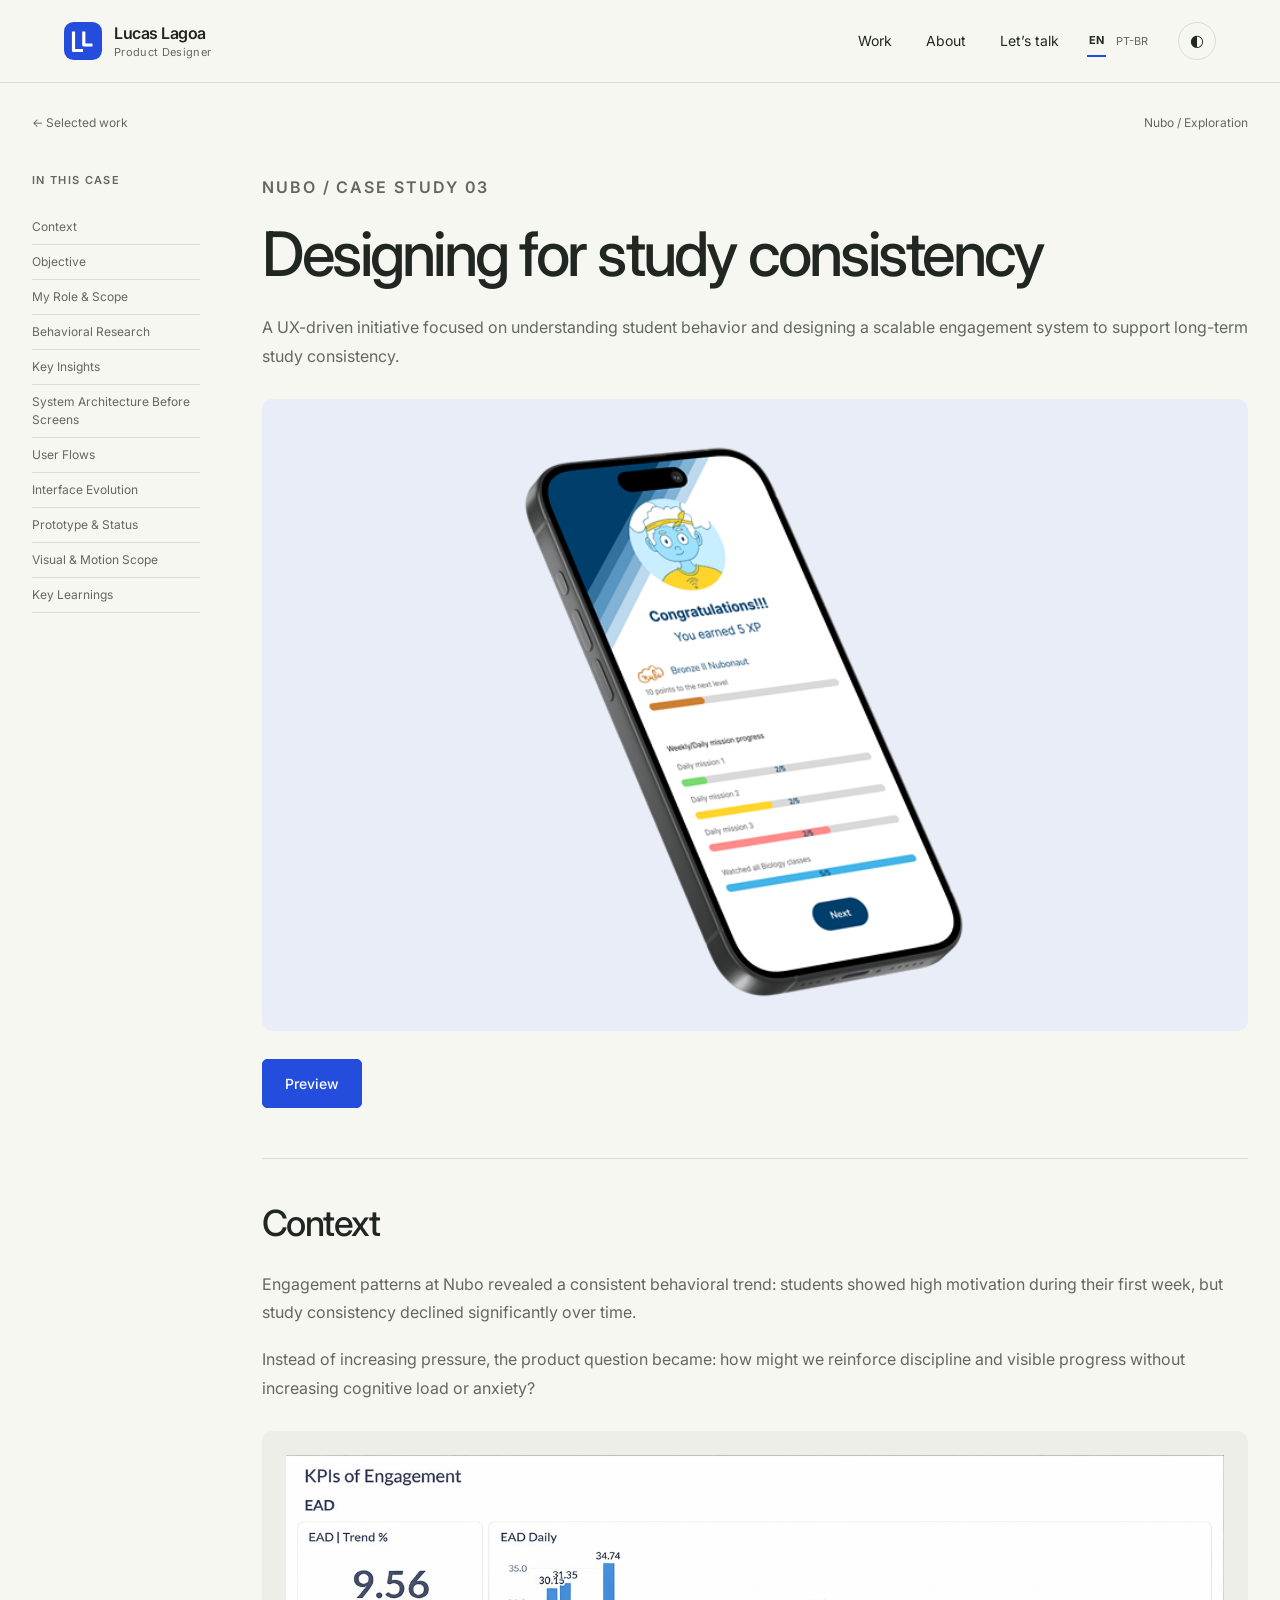
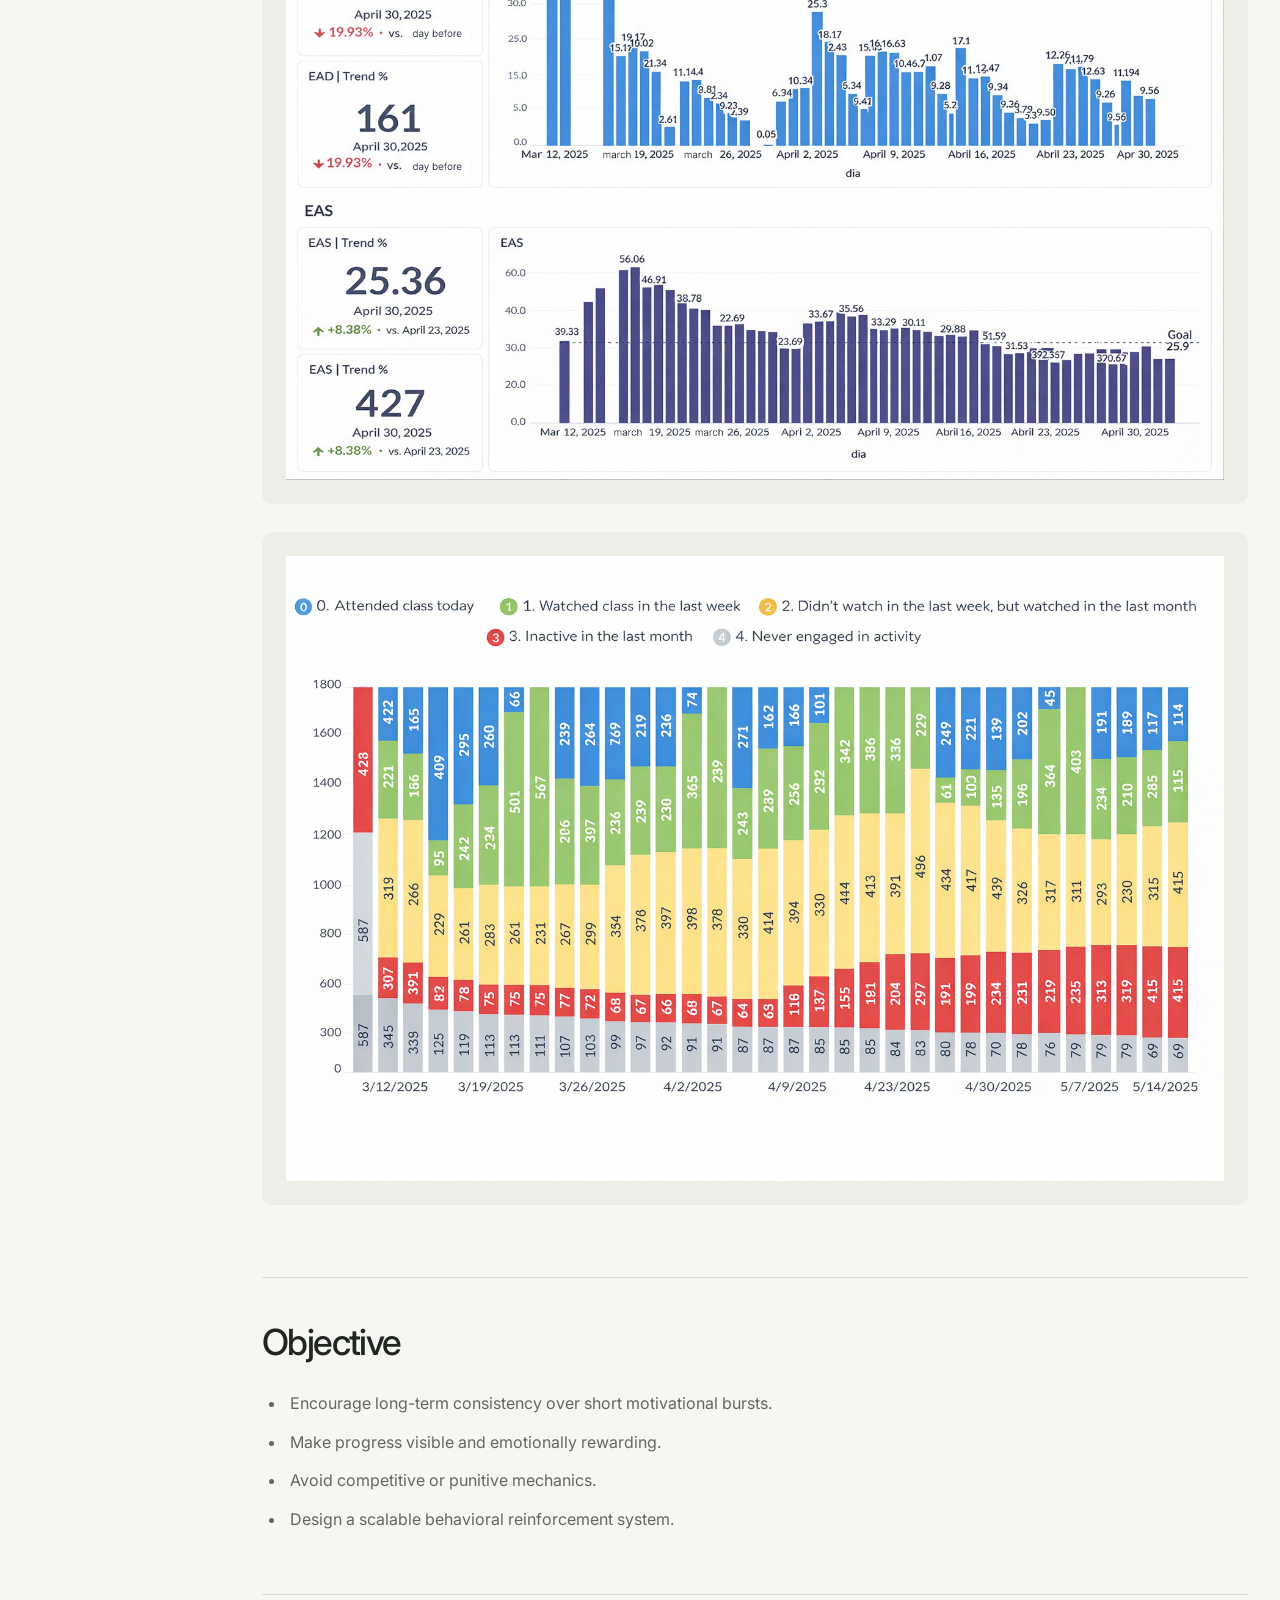
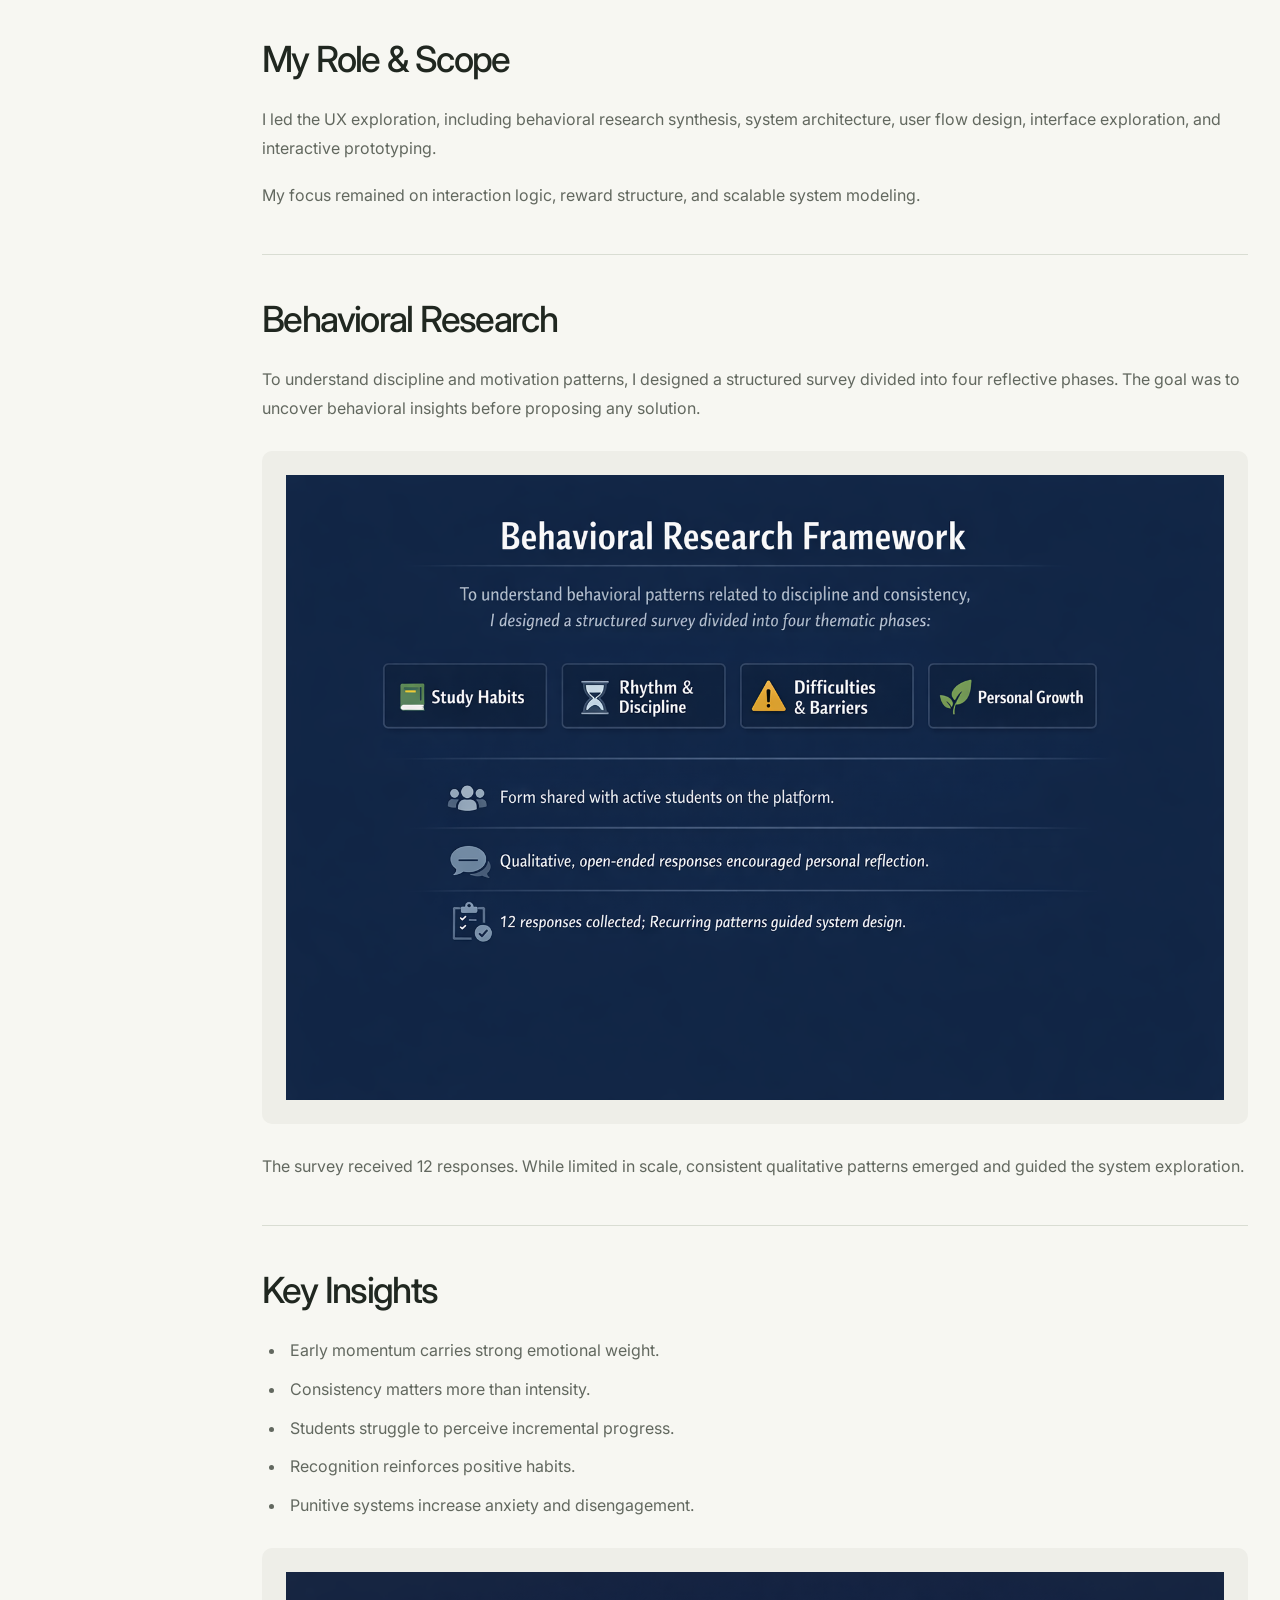
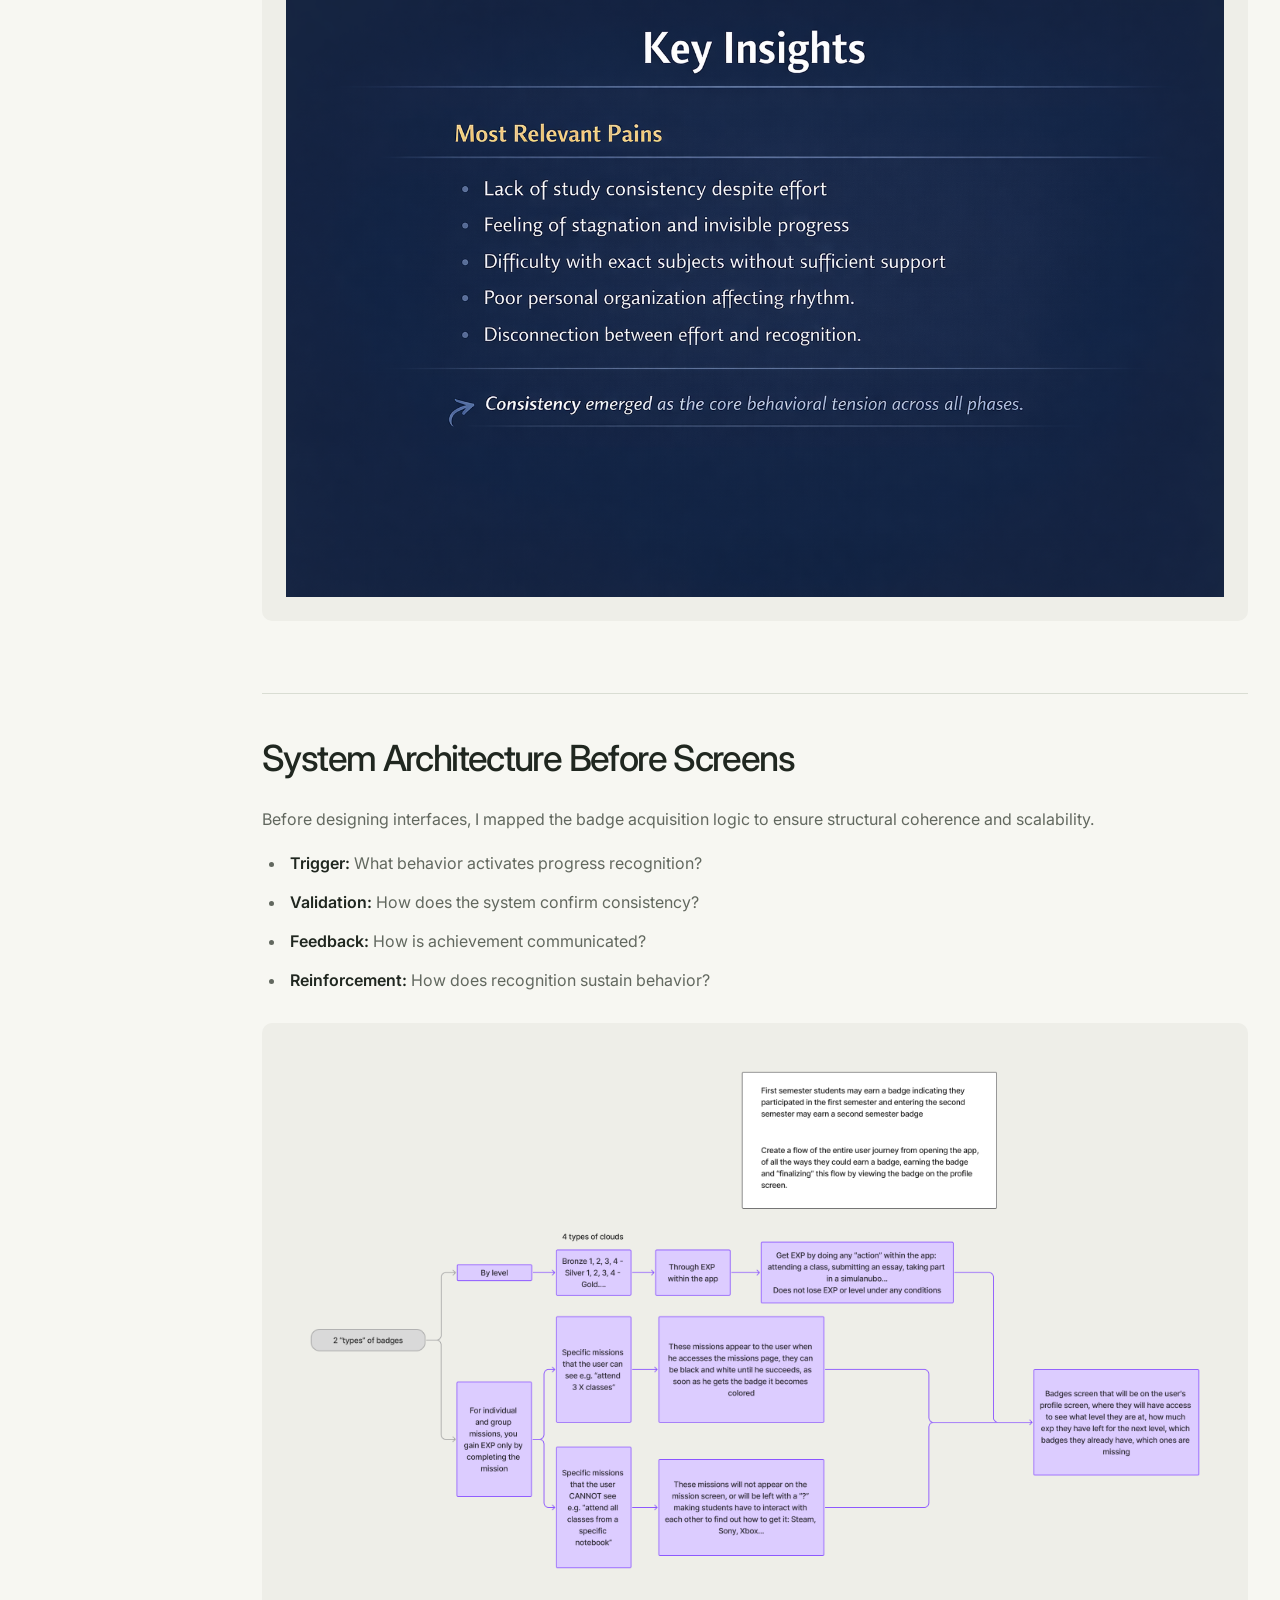
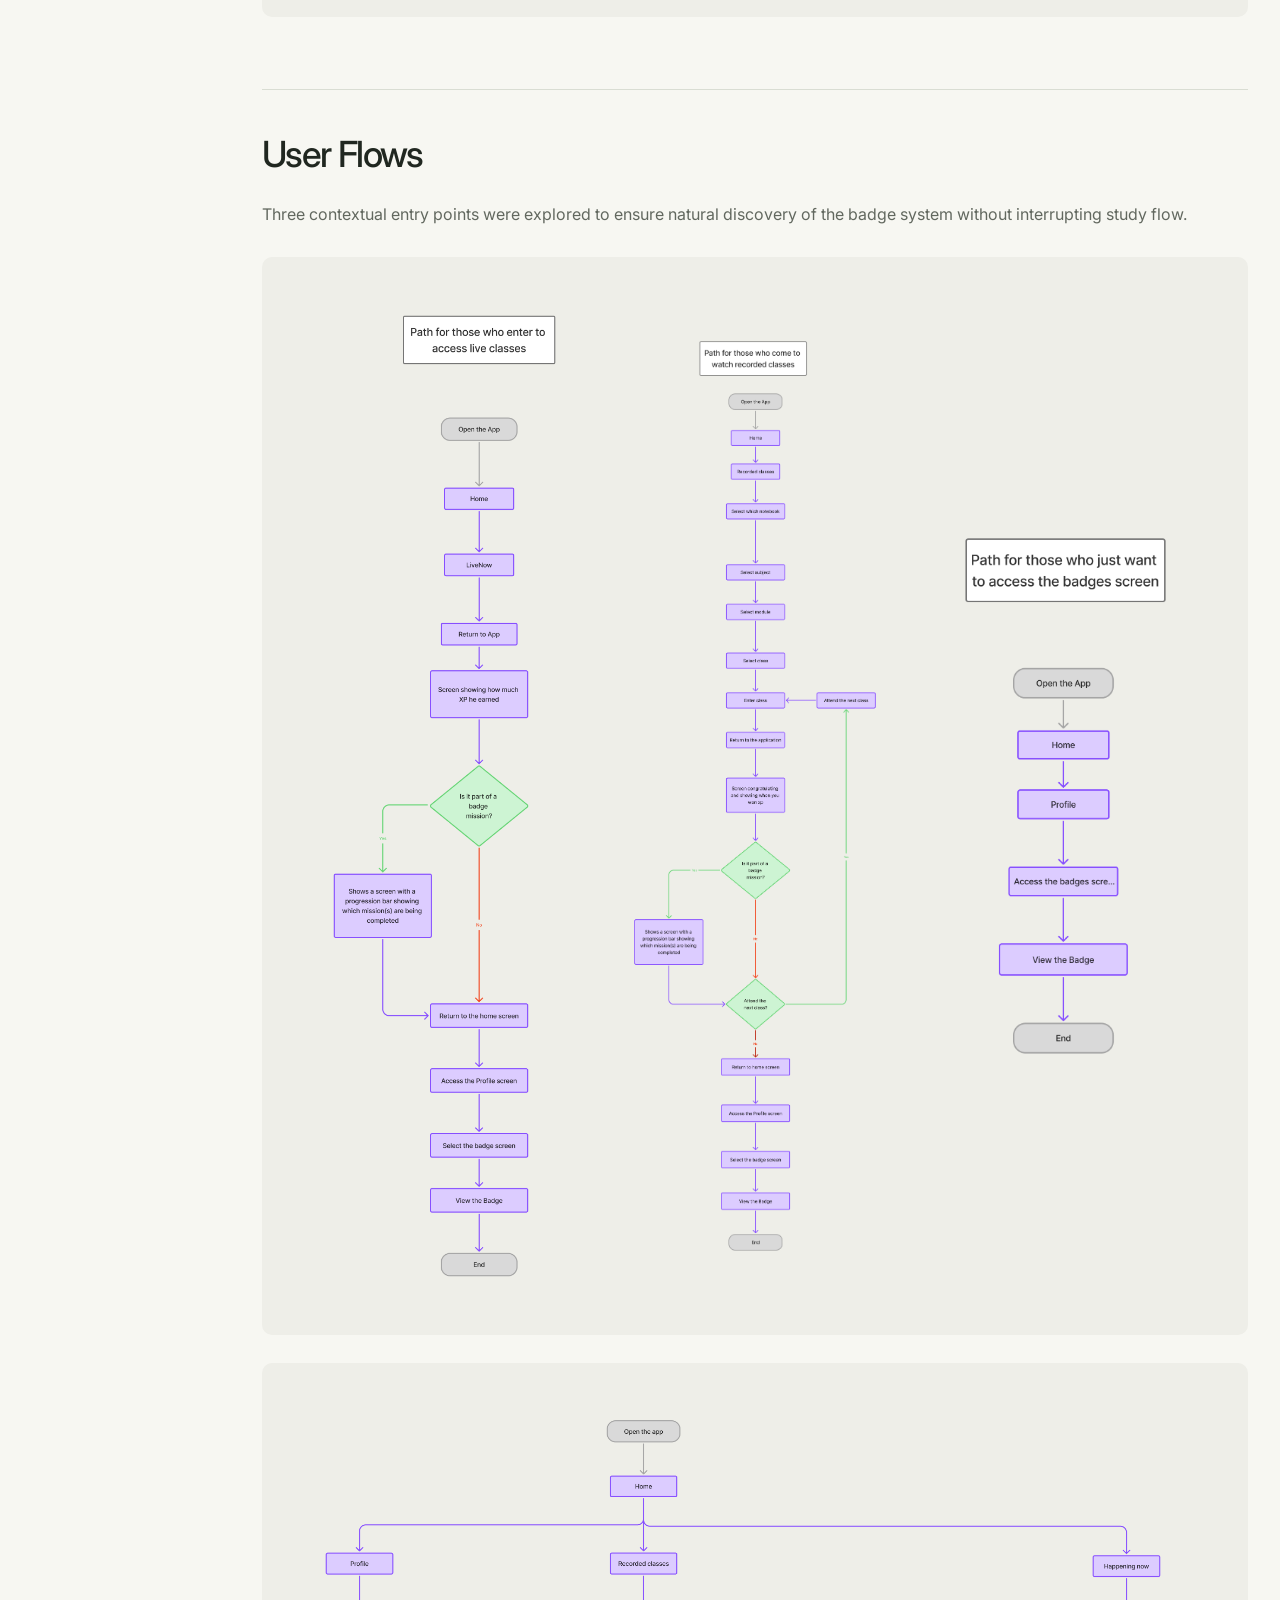
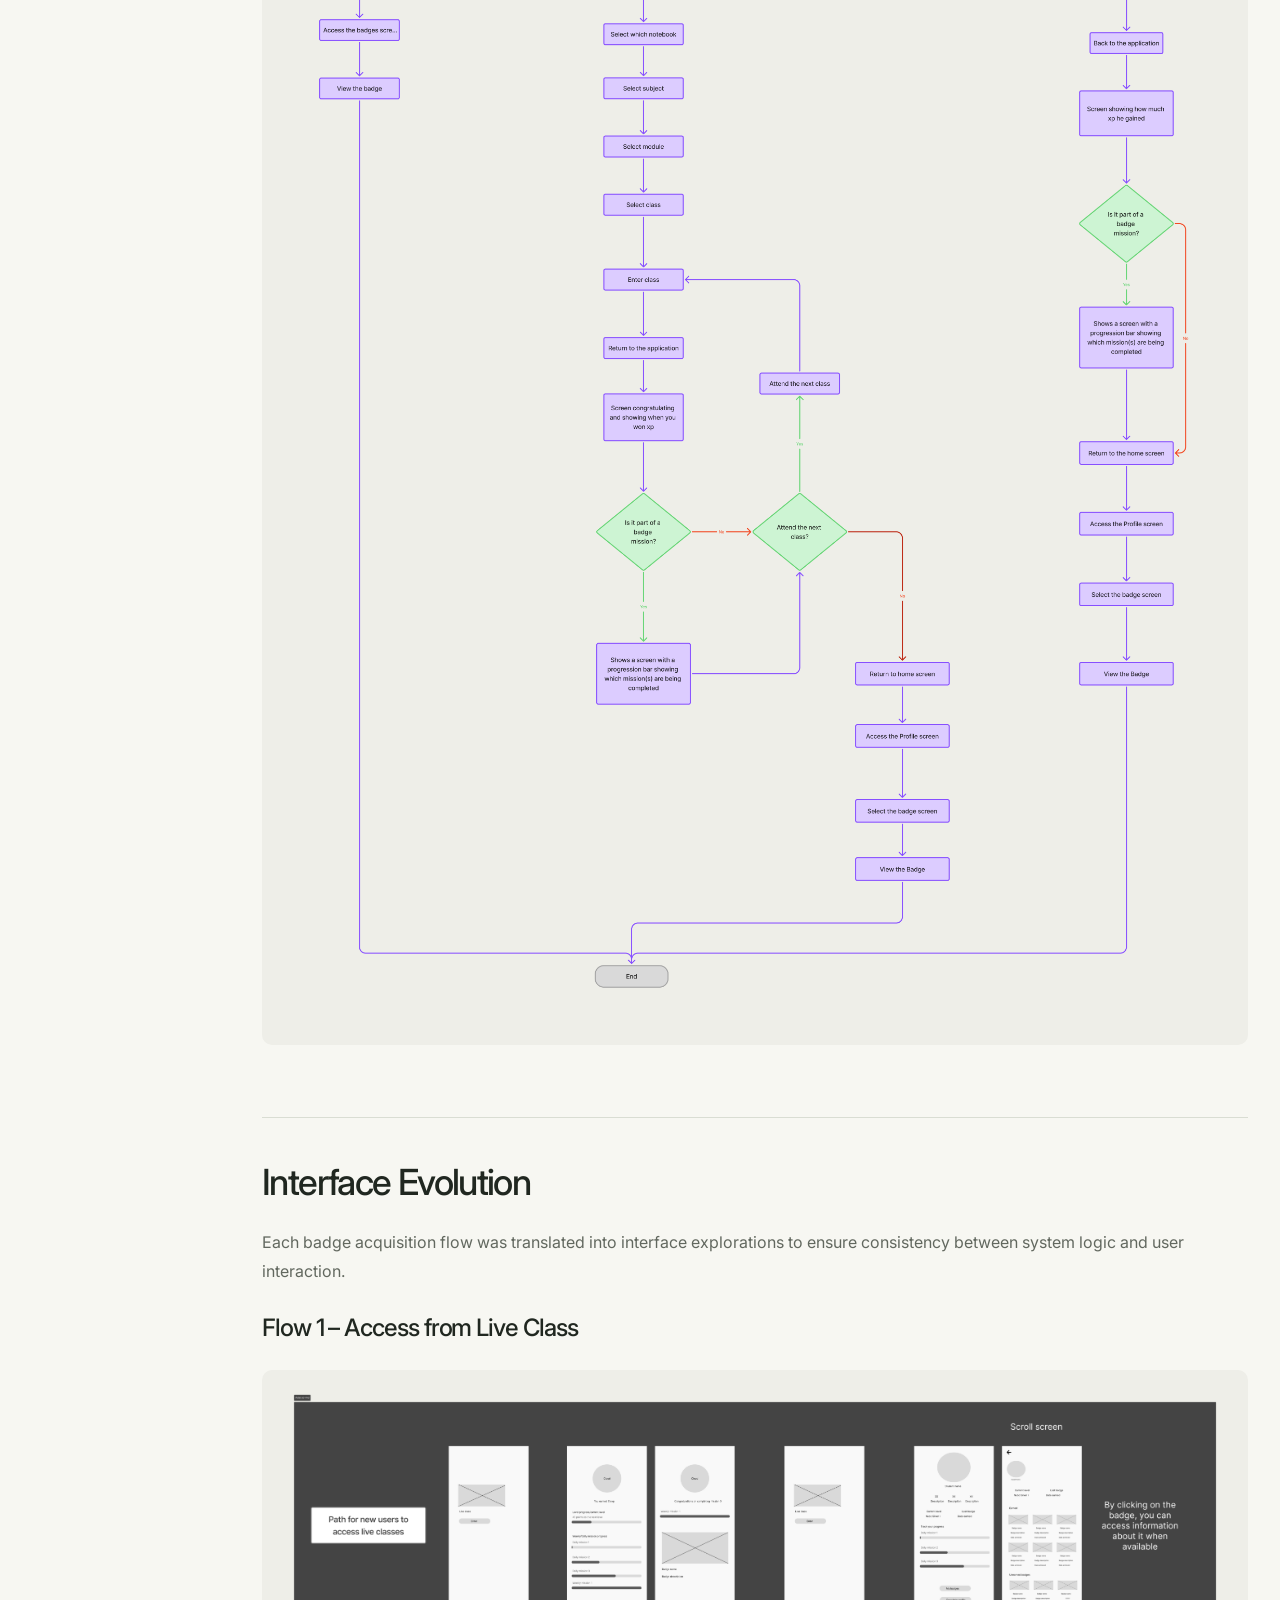
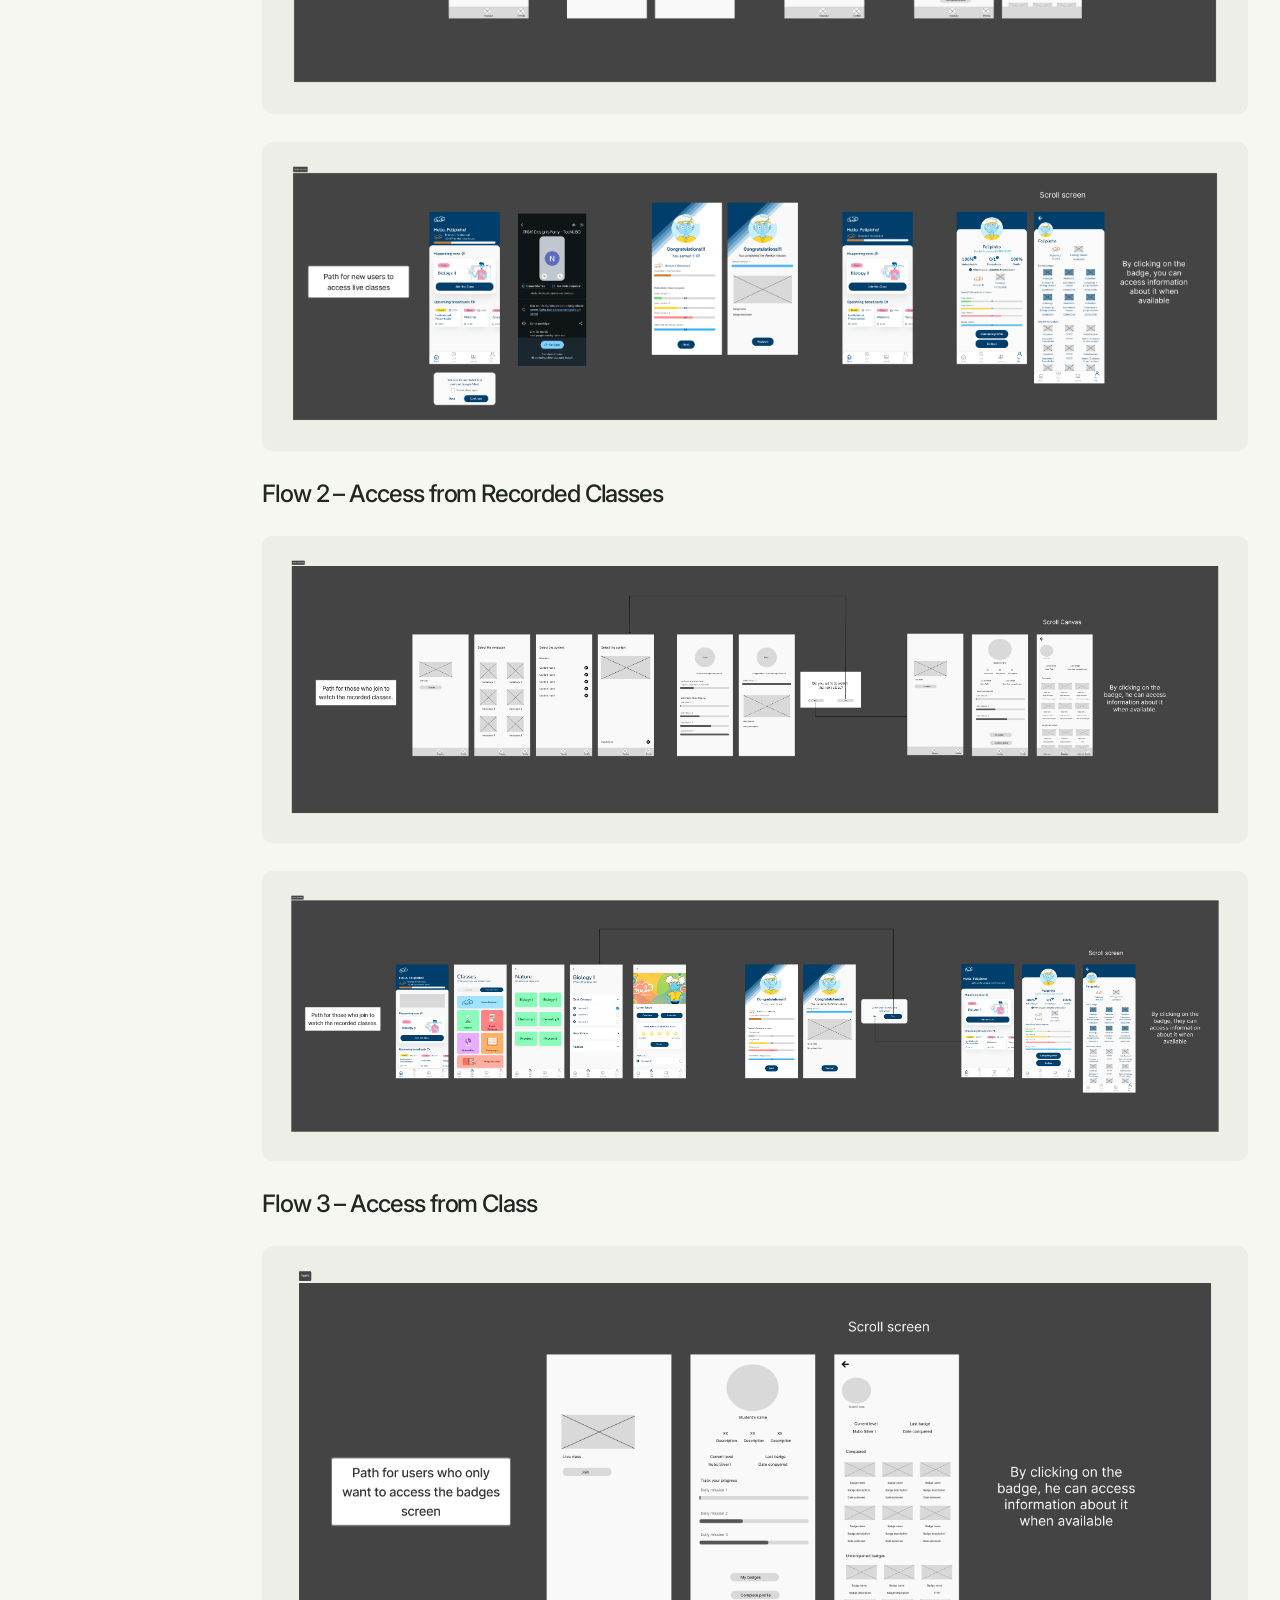
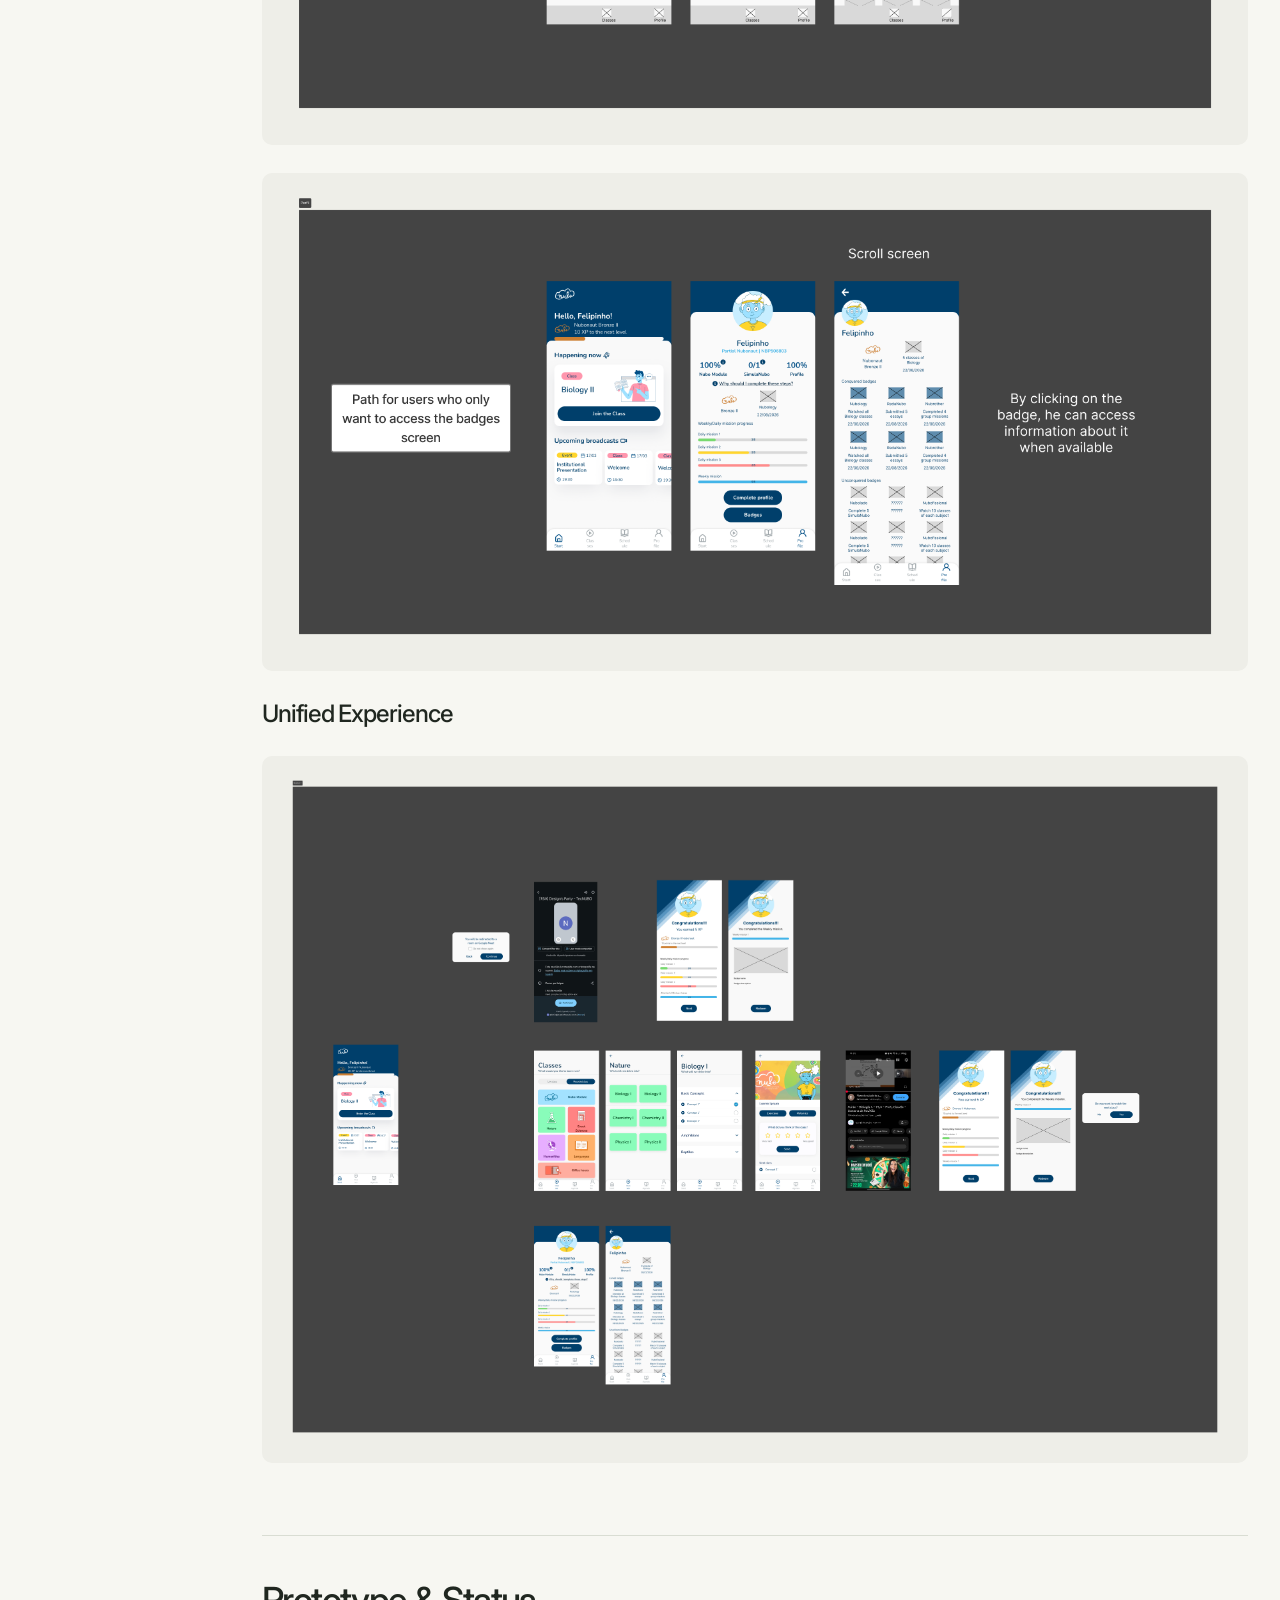
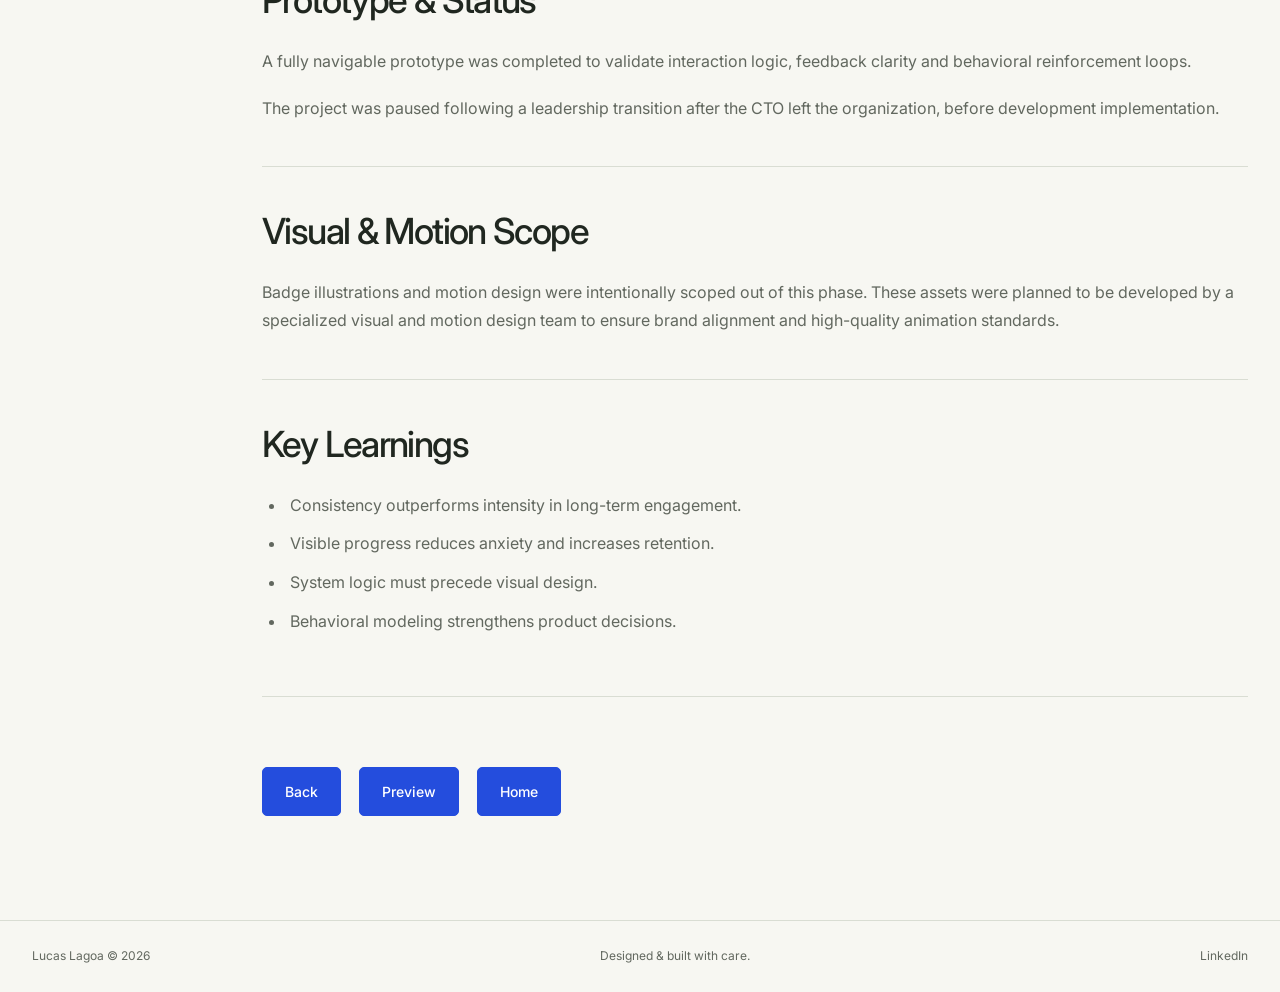
<file: gamification.html>
<!DOCTYPE html>
<html lang="en" data-theme="light">
<head>
<meta charset="UTF-8">
<meta name="viewport" content="width=device-width, initial-scale=1.0">
<title>Lucas Lagoa | Engagement & Gamification Exploration</title>
<meta name="description" content="UX exploration focused on engagement, retention and gamification at Nubo.">
<meta property="og:image" content="https://i.imgur.com/bOkpEdp.png">
<link rel="shortcut icon" href="assets/img/monogram.svg" type="image/svg+xml">
<link rel="stylesheet" href="https://cdn.jsdelivr.net/npm/bootstrap-icons@1.10.5/font/bootstrap-icons.css">
<link rel="stylesheet" href="assets/css/styles.css">
<!-- Google tag (gtag.js) -->
<script async src="https://www.googletagmanager.com/gtag/js?id=G-FYG88WPY8D">
</script>
<script>
    window.dataLayer = window.dataLayer || [];
    function gtag(){dataLayer.push(arguments);}
    gtag('js', new Date());
    gtag('config', 'G-FYG88WPY8D');
  </script>
</head>
<body class="case-page case3-page">
<a href="#main-content" class="skip-link">Skip to main content</a>
<header class="site-header">
<a class="brand" href="index.html" aria-label="Lucas Lagoa home">
<img src="assets/img/monogram.svg" alt="" width="38" height="38">
<span>Lucas Lagoa<span class="brand-role">Product Designer</span>
</span>
</a>
<nav aria-label="Main navigation">
<a href="index.html#projetos-ux">Work</a>
<a href="index.html#sobre">About</a>
<a href="index.html#contato">Let’s talk
</a>
</nav>
<div class="language-switch" aria-label="Language"><a href="gamification.html" data-language="en" lang="en" aria-current="page">EN</a><a href="pt-br/gamification.html" data-language="pt-BR" lang="pt-BR">PT-BR</a></div><button type="button" id="toggleTheme" aria-label="Switch to dark theme">◐</button>
</header>
<main id="main-content">
<div class="case-topline">
<a href="index.html#projetos-ux">← Selected work</a>
<span>Nubo / Exploration</span>
</div>
<div class="case-layout">
<aside class="case-index">
<nav aria-label="Case study sections">
<p class="eyebrow">IN THIS CASE</p>
<a href="#section-1">Context</a>
<a href="#section-2">Objective</a>
<a href="#section-3">My Role & Scope</a>
<a href="#section-4">Behavioral Research</a>
<a href="#section-5">Key Insights</a>
<a href="#section-6">System Architecture Before Screens</a>
<a href="#section-7">User Flows</a>
<a href="#section-8">Interface Evolution</a>
<a href="#section-9">Prototype & Status</a>
<a href="#section-10">Visual & Motion Scope</a>
<a href="#section-11">Key Learnings</a>
</nav>
</aside>
<article class="case-content">
<!-- HERO -->
<section class="case-hero">
<p class="eyebrow">NUBO / CASE STUDY 03</p>
<h1>Designing for study consistency</h1>
<p>
      A UX-driven initiative focused on understanding student behavior and designing
      a scalable engagement system to support long-term study consistency.
    </p>
<div class="card card__single">
<img src="assets/Gamefication/Mainview.png" loading="lazy"
           alt="Gamification system overview">
</div>
<div class="description__buttons">
<a href="https://www.figma.com/proto/ZeGi5EsvxrsYRGLbBGm15j/Gamefica%C3%A7%C3%A3o?page-id=90%3A270&node-id=198-7450&p=f&viewport=964%2C-7028%2C0.18&t=HkUE8OsLVyzevtdl-1&scaling=min-zoom&content-scaling=fixed&starting-point-node-id=198%3A7450" target="_blank" rel="noopener noreferrer" class="btn btn--primary">
<span>Preview</span>
</a>
</div>
</section>
<!-- CONTEXT -->
<section id="section-1">
<h2>Context</h2>
<p>
      Engagement patterns at Nubo revealed a consistent behavioral trend:
      students showed high motivation during their first week, but study
      consistency declined significantly over time.
    </p>
<p>
      Instead of increasing pressure, the product question became:
      how might we reinforce discipline and visible progress without
      increasing cognitive load or anxiety?
    </p>
<div class="card card__single">
<img src="assets/Gamefication/Charts of engagement/KPI_Engagement.png" loading="lazy"
           alt="KPI's of engagement">
</div>
<div class="card card__single">
<img src="assets/Gamefication/Charts of engagement/Classes_attended.png" loading="lazy"
           alt="Student engagement drop over time">
</div>
</section>
<!-- OBJECTIVE -->
<section id="section-2">
<h2>Objective</h2>
<ul class="card__list">
<li>Encourage long-term consistency over short motivational bursts.</li>
<li>Make progress visible and emotionally rewarding.</li>
<li>Avoid competitive or punitive mechanics.</li>
<li>Design a scalable behavioral reinforcement system.</li>
</ul>
</section>
<!-- MY ROLE -->
<section id="section-3">
<h2>My Role & Scope</h2>
<p>
      I led the UX exploration, including behavioral research synthesis,
      system architecture, user flow design, interface exploration,
      and interactive prototyping.
    </p>
<p>
      My focus remained on interaction logic, reward structure,
      and scalable system modeling.
    </p>
</section>
<!-- RESEARCH -->
<section id="section-4">
<h2>Behavioral Research</h2>
<p>
      To understand discipline and motivation patterns, I designed
      a structured survey divided into four reflective phases.
      The goal was to uncover behavioral insights before proposing
      any solution.
    </p>
<div class="card card__single">
<img src="assets/Gamefication/Research/Behavioral.png" loading="lazy"
           alt="Research framework with four phases">
</div>
<p>
      The survey received 12 responses. While limited in scale,
      consistent qualitative patterns emerged and guided the
      system exploration.
    </p>
</section>
<!-- INSIGHTS -->
<section id="section-5">
<h2>Key Insights</h2>
<ul class="card__list">
<li>Early momentum carries strong emotional weight.</li>
<li>Consistency matters more than intensity.</li>
<li>Students struggle to perceive incremental progress.</li>
<li>Recognition reinforces positive habits.</li>
<li>Punitive systems increase anxiety and disengagement.</li>
</ul>
<div class="card card__single">
<img src="assets/Gamefication/Research/Insights.png" loading="lazy"
           alt="Insight synthesis and anonymized quotes">
</div>
</section>
<!-- SYSTEM LOGIC -->
<section id="section-6">
<h2>System Architecture Before Screens</h2>
<p>
      Before designing interfaces, I mapped the badge acquisition logic
      to ensure structural coherence and scalability.
    </p>
<ul class="card__list">
<li>
<strong>Trigger:</strong> What behavior activates progress recognition?</li>
<li>
<strong>Validation:</strong> How does the system confirm consistency?</li>
<li>
<strong>Feedback:</strong> How is achievement communicated?</li>
<li>
<strong>Reinforcement:</strong> How does recognition sustain behavior?</li>
</ul>
<div class="card card__single">
<img src="assets/Gamefication/Userflows/Gameficationflow.png" loading="lazy"
           alt="Badge acquisition logic flow">
</div>
</section>
<!-- USER FLOWS -->
<section id="section-7">
<h2>User Flows</h2>
<p>
      Three contextual entry points were explored to ensure natural
      discovery of the badge system without interrupting study flow.
    </p>
<div class="card">
<img src="assets/Gamefication/Userflows/Flow_live_class.png" loading="lazy"
           alt="Entry flow from Live Classes">
<img src="assets/Gamefication/Userflows/Flow_recorded_class.png" loading="lazy"
           alt="Entry flow from Recorded Classes">
<img src="assets/Gamefication/Userflows/Access_badges_class.png" loading="lazy"
           alt="Entry flow from Profile screen">
</div>
<div class="card card__single">
<img src="assets/Gamefication/Userflows/Fluxogram_complete.png" loading="lazy"
           alt="Unified badge system flow">
</div>
</section>
<!-- DESIGN PROCESS -->
<section id="section-8">
<h2>Interface Evolution</h2>
<p>
      Each badge acquisition flow was translated into interface explorations
      to ensure consistency between system logic and user interaction.
    </p>
<h3>Flow 1 – Access from Live Class</h3>
<div class="card card__single">
<img src="assets/Gamefication/Prototype/Live_class_mid.png" loading="lazy"
           alt="Badge system flow mid-fidelity">
</div>
<div class="card card__single">
<img src="assets/Gamefication/Prototype/Live_class_high.png" loading="lazy"
           alt="Badge system flow high-fidelity">
</div>
<h3>Flow 2 – Access from Recorded Classes</h3>
<div class="card card__single">
<img src="assets/Gamefication/Prototype/Recorded_classes_mid.png" loading="lazy"
           alt="Badge system flow mid-fidelity">
</div>
<div class="card card__single">
<img src="assets/Gamefication/Prototype/Recorded_classes_high.png" loading="lazy"
           alt="Badge system flow high-fidelity">
</div>
<h3>Flow 3 – Access from Class</h3>
<div class="card card__single">
<img src="assets/Gamefication/Prototype/Profile_flow_mid.png" loading="lazy"
           alt="Badge system flow mid-fidelity">
</div>
<div class="card card__single">
<img src="assets/Gamefication/Prototype/Profile_flow_high.png" loading="lazy"
           alt="Badge system flow high-fidelity">
</div>
<h3>Unified Experience</h3>
<div class="card card__single">
<img src="assets/Gamefication/Prototype/Complete_flow_high.png" loading="lazy"
           alt="Badge system complete flow high-fidelity">
</div>
</section>
<!-- PROTOTYPE -->
<section id="section-9">
<h2>Prototype & Status</h2>
<p>
      A fully navigable prototype was completed to validate interaction logic,
      feedback clarity and behavioral reinforcement loops.
    </p>
<p>
      The project was paused following a leadership transition after the CTO
      left the organization, before development implementation.
    </p>
</section>
<!-- VISUAL SCOPE -->
<section id="section-10">
<h2>Visual & Motion Scope</h2>
<p>
      Badge illustrations and motion design were intentionally scoped out
      of this phase. These assets were planned to be developed by a
      specialized visual and motion design team to ensure brand alignment
      and high-quality animation standards.
    </p>
</section>
<!-- LEARNINGS -->
<section id="section-11">
<h2>Key Learnings</h2>
<ul class="card__list">
<li>Consistency outperforms intensity in long-term engagement.</li>
<li>Visible progress reduces anxiety and increases retention.</li>
<li>System logic must precede visual design.</li>
<li>Behavioral modeling strengthens product decisions.</li>
</ul>
</section>
<!-- CTA -->
<section>
<div class="description__buttons">
<a href="appredesign.html" rel="noopener noreferrer" class="btn btn--primary">
<span>Back</span>
</a>
<a href="https://www.figma.com/proto/ZeGi5EsvxrsYRGLbBGm15j/Gamefica%C3%A7%C3%A3o?page-id=90%3A270&node-id=198-7450&p=f&viewport=964%2C-7028%2C0.18&t=HkUE8OsLVyzevtdl-1&scaling=min-zoom&content-scaling=fixed&starting-point-node-id=198%3A7450"
         target="_blank" rel="noopener noreferrer" class="btn btn--primary">
<span>Preview</span>
</a>
<a href="index.html" rel="noopener noreferrer" class="btn btn--primary">
<span>Home</span>
</a>
</div>
</section>
</article>
</div>
</main>
<footer class="site-footer">
<a href="index.html">Lucas Lagoa © 2026</a>
<span>Designed &amp; built with care.</span>
<a href="https://www.linkedin.com/in/llplagoa" target="_blank" rel="noopener noreferrer">LinkedIn</a>
</footer>
<script src="assets/js/scripts.js">
</script>
<button type="button" class="back-to-top" id="backToTop" aria-label="Back to top">↑</button>
</body>
</html>
</file>
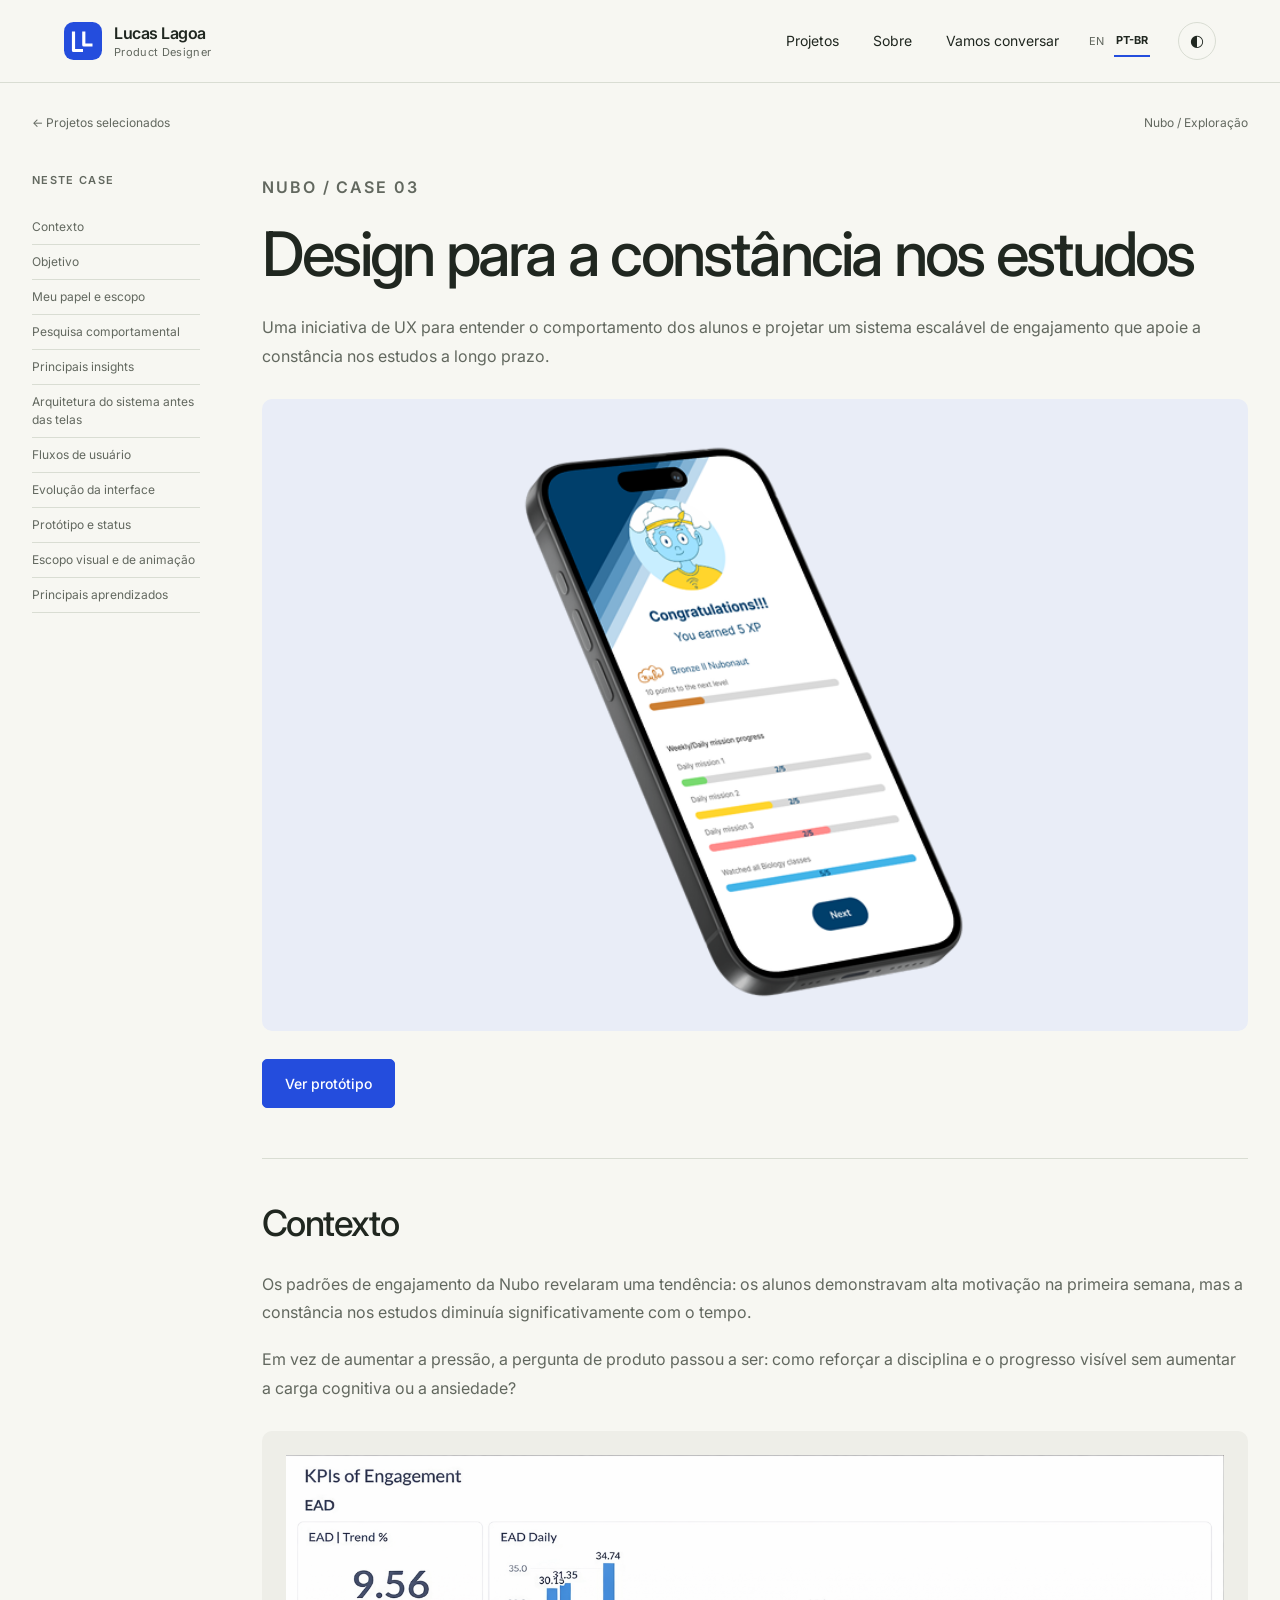
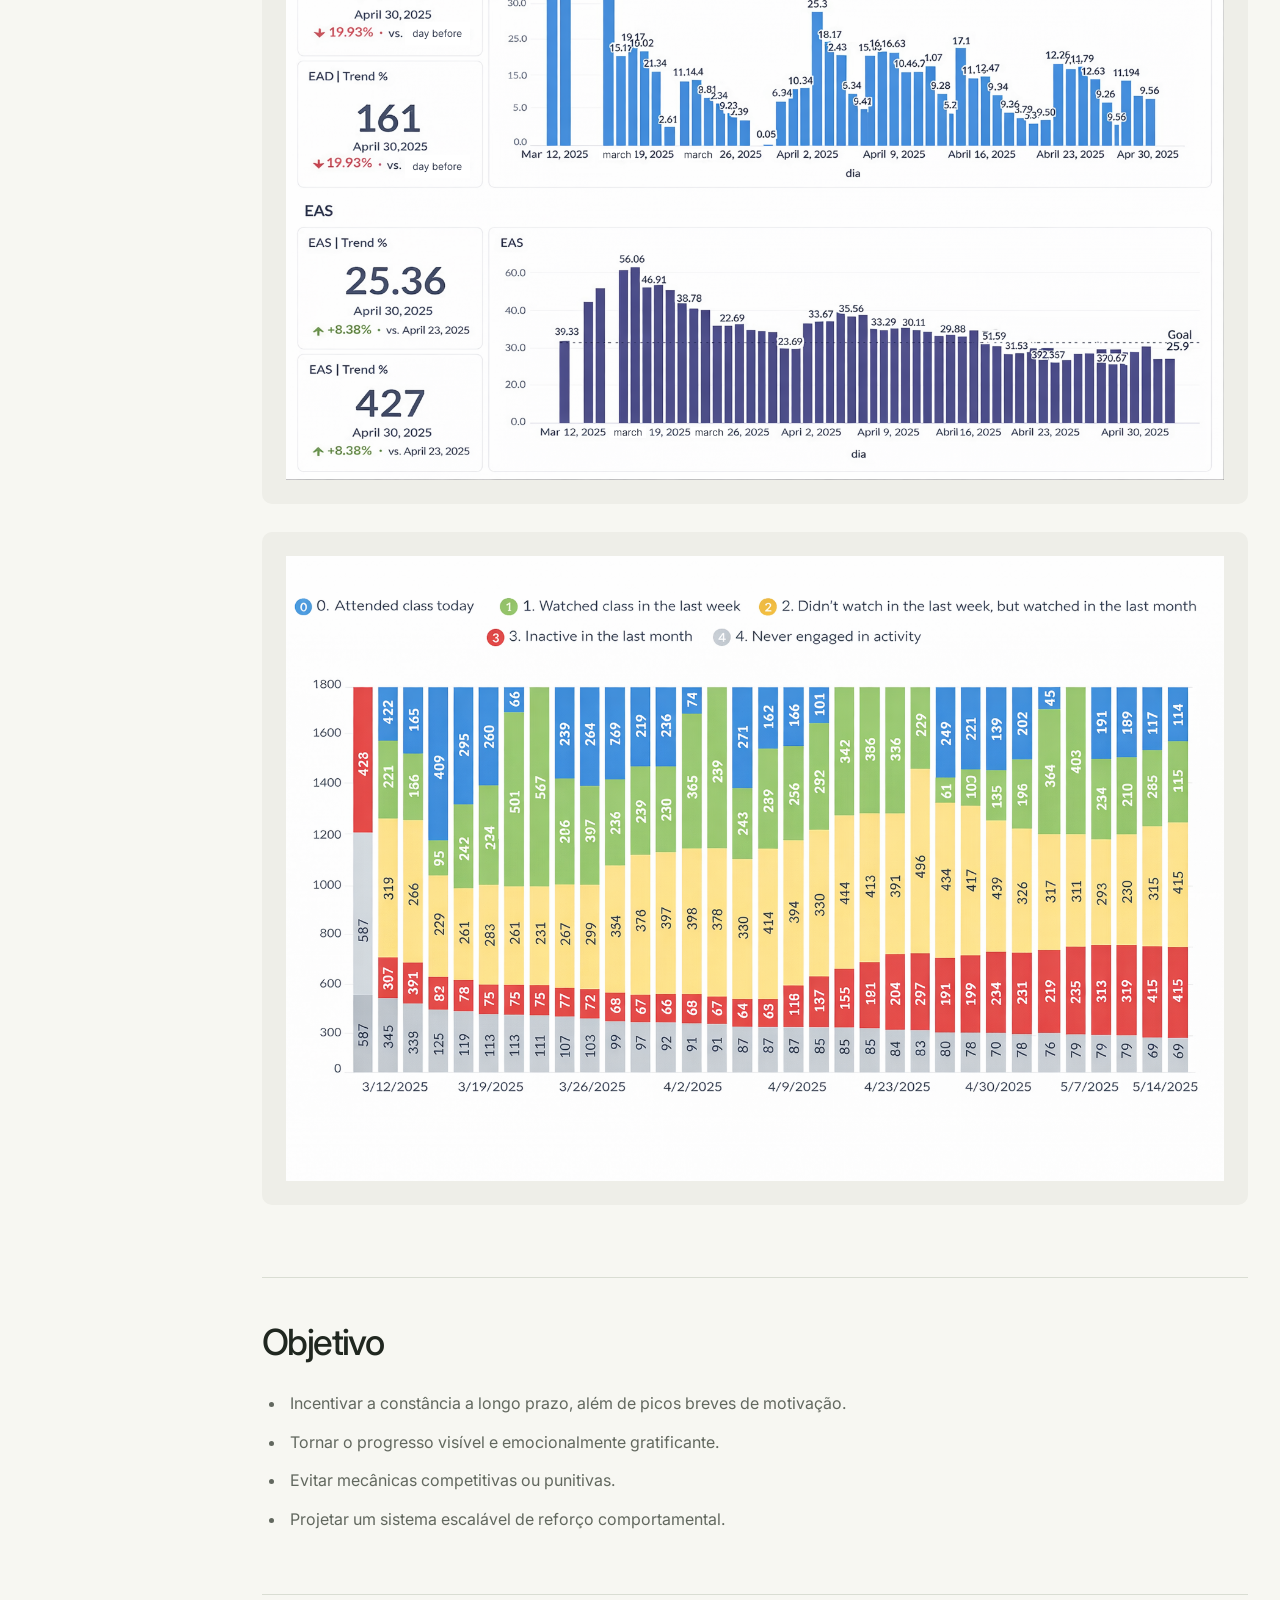
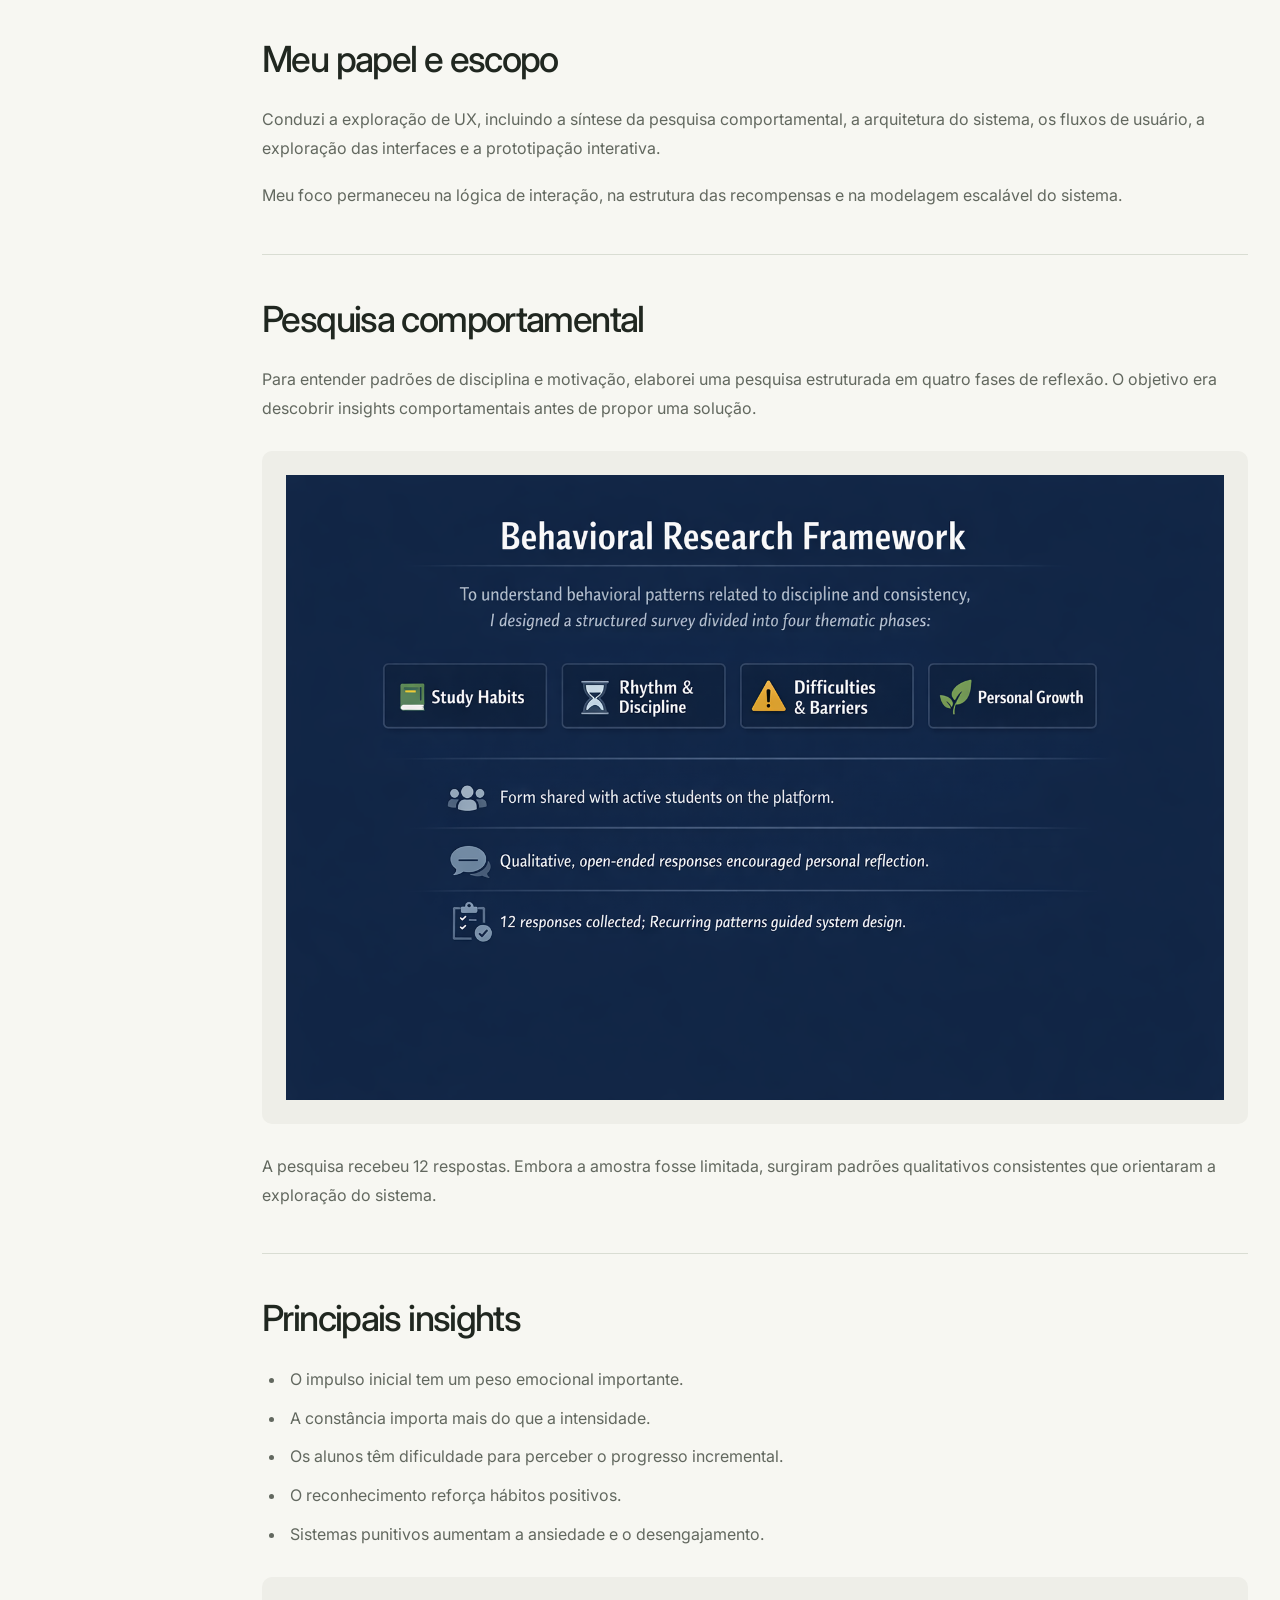
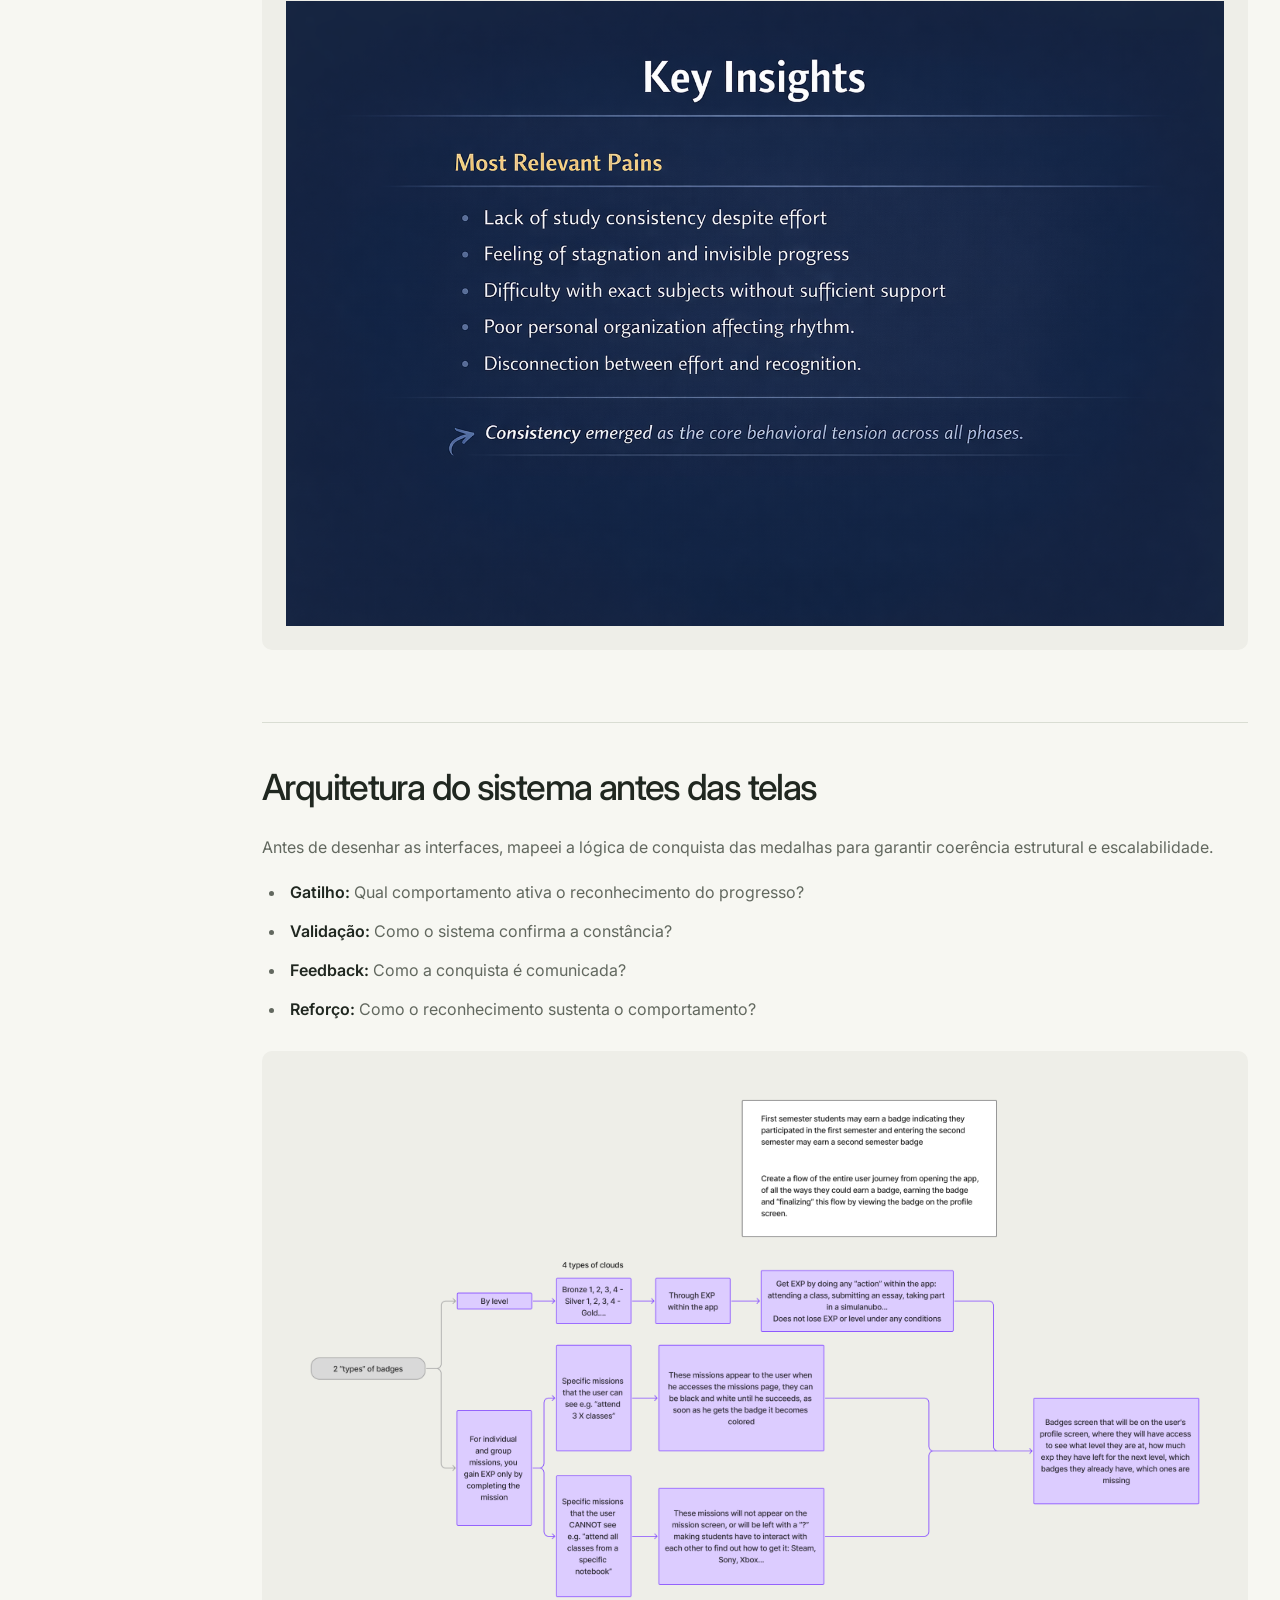
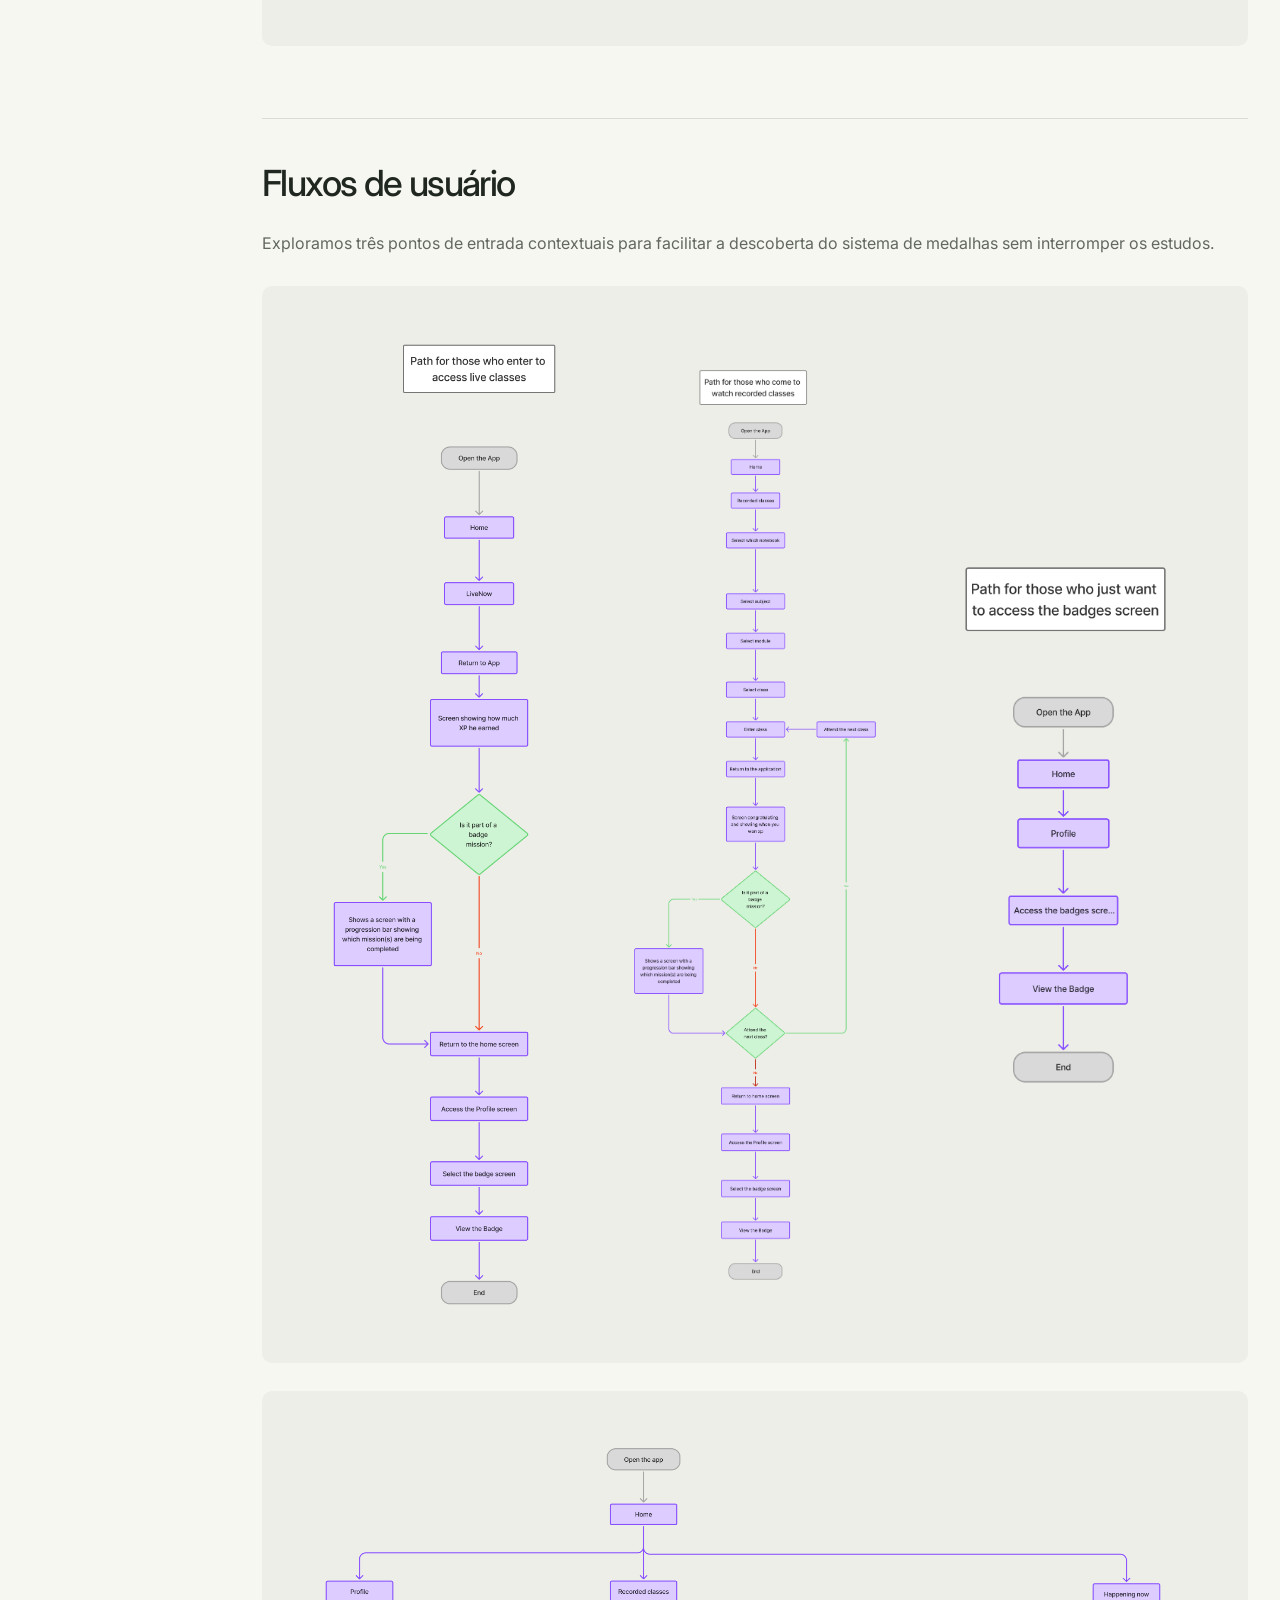
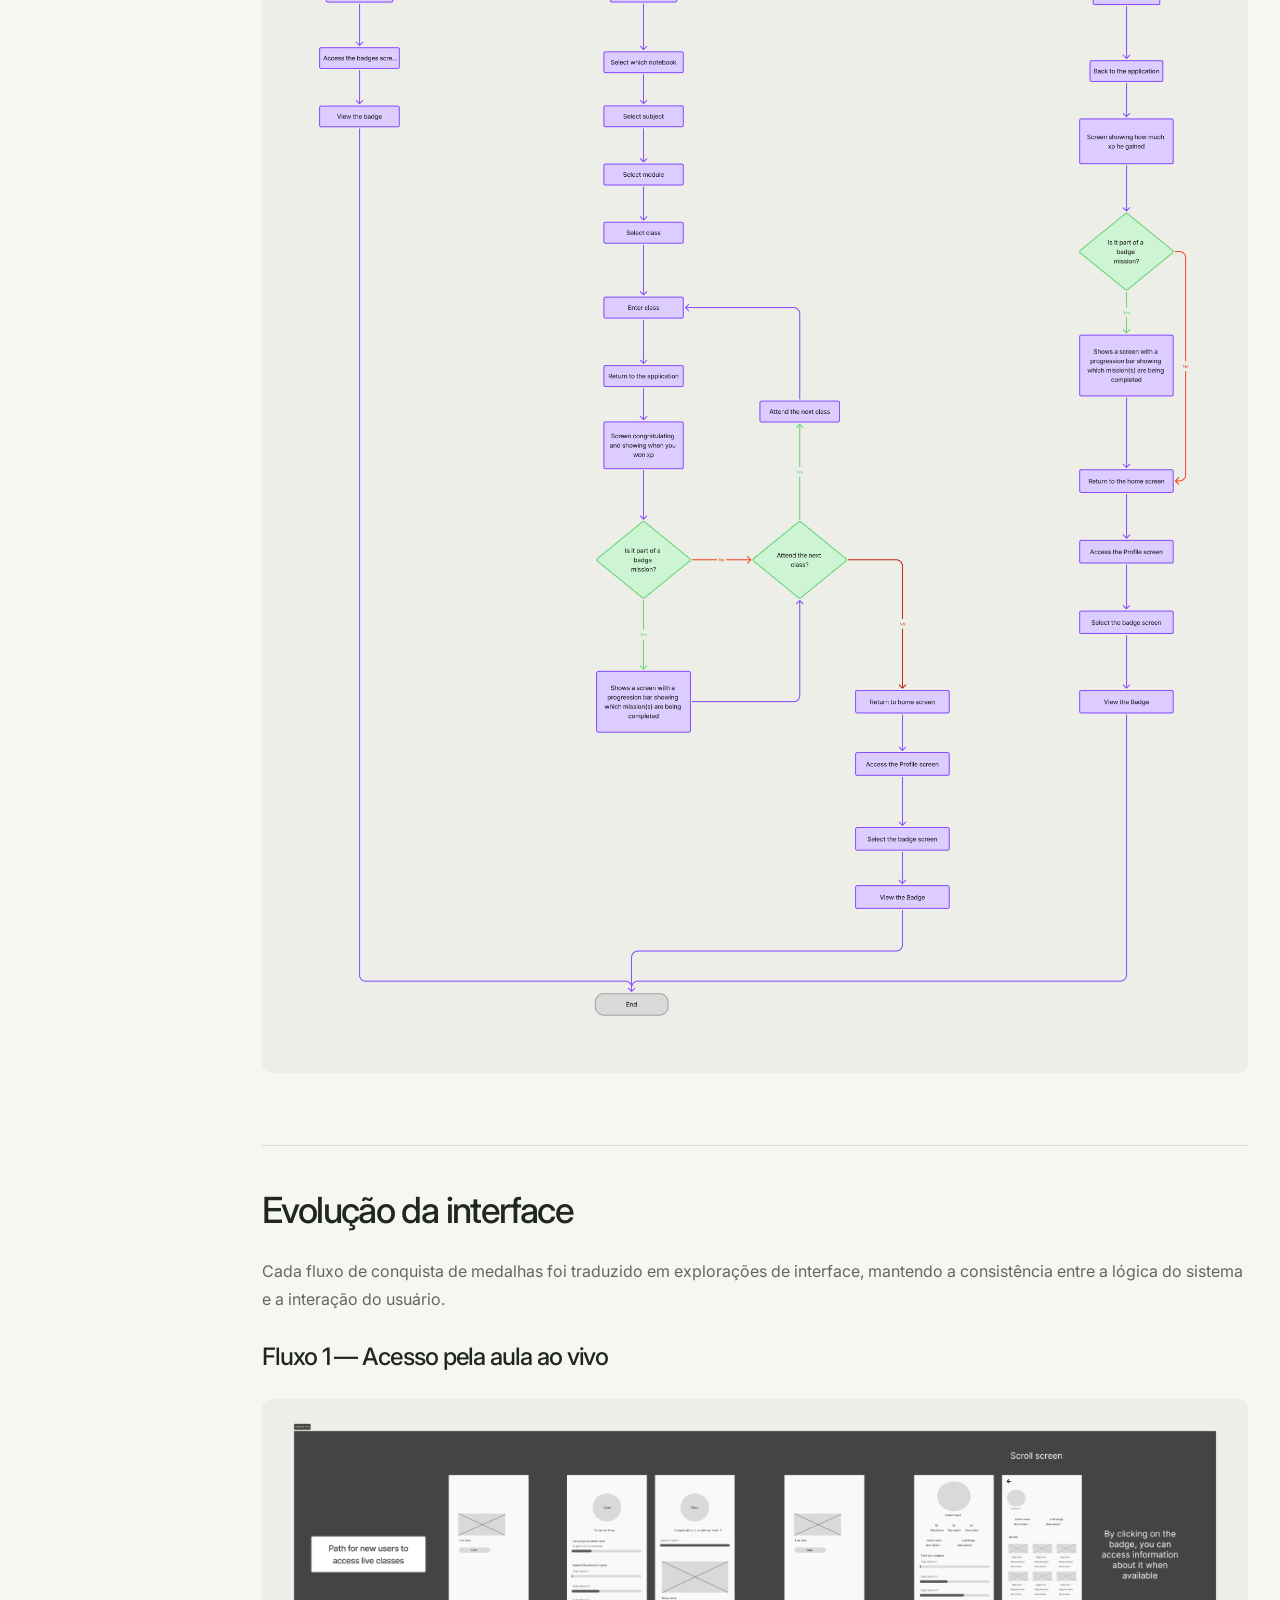
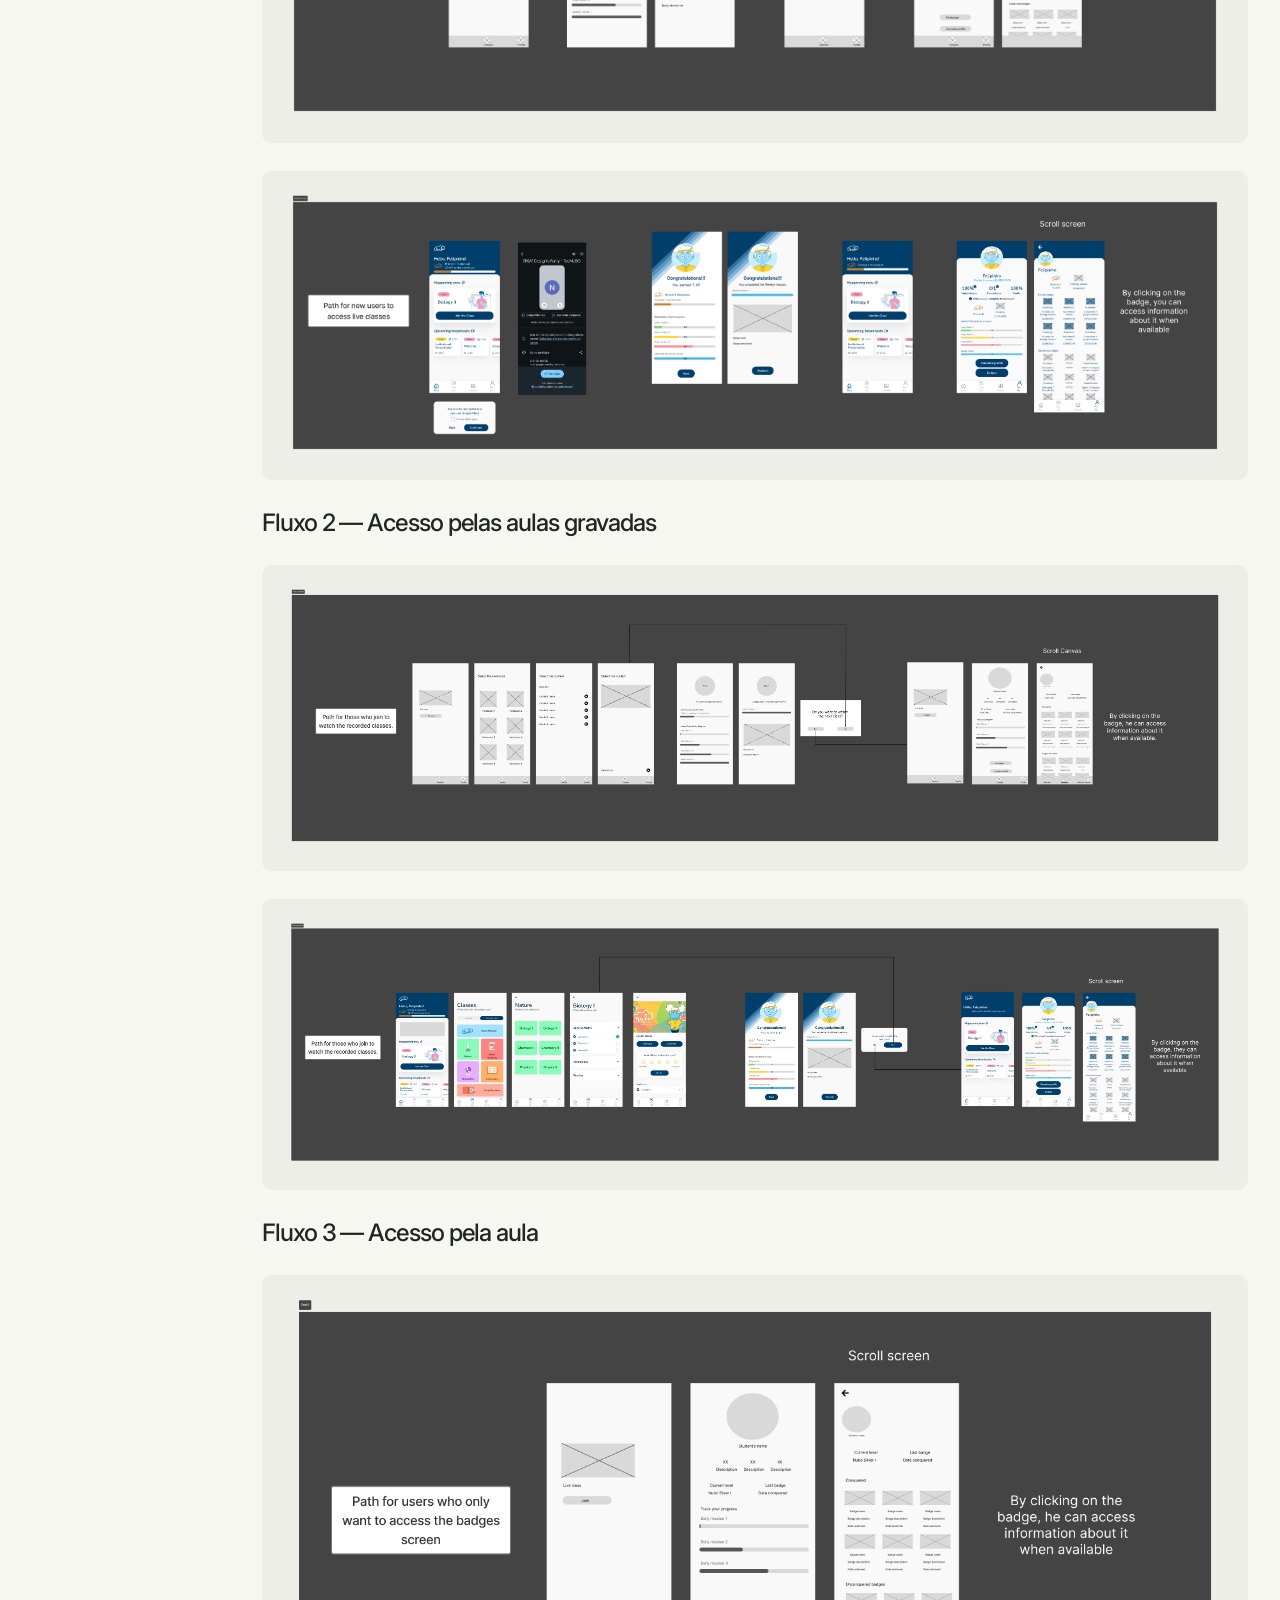
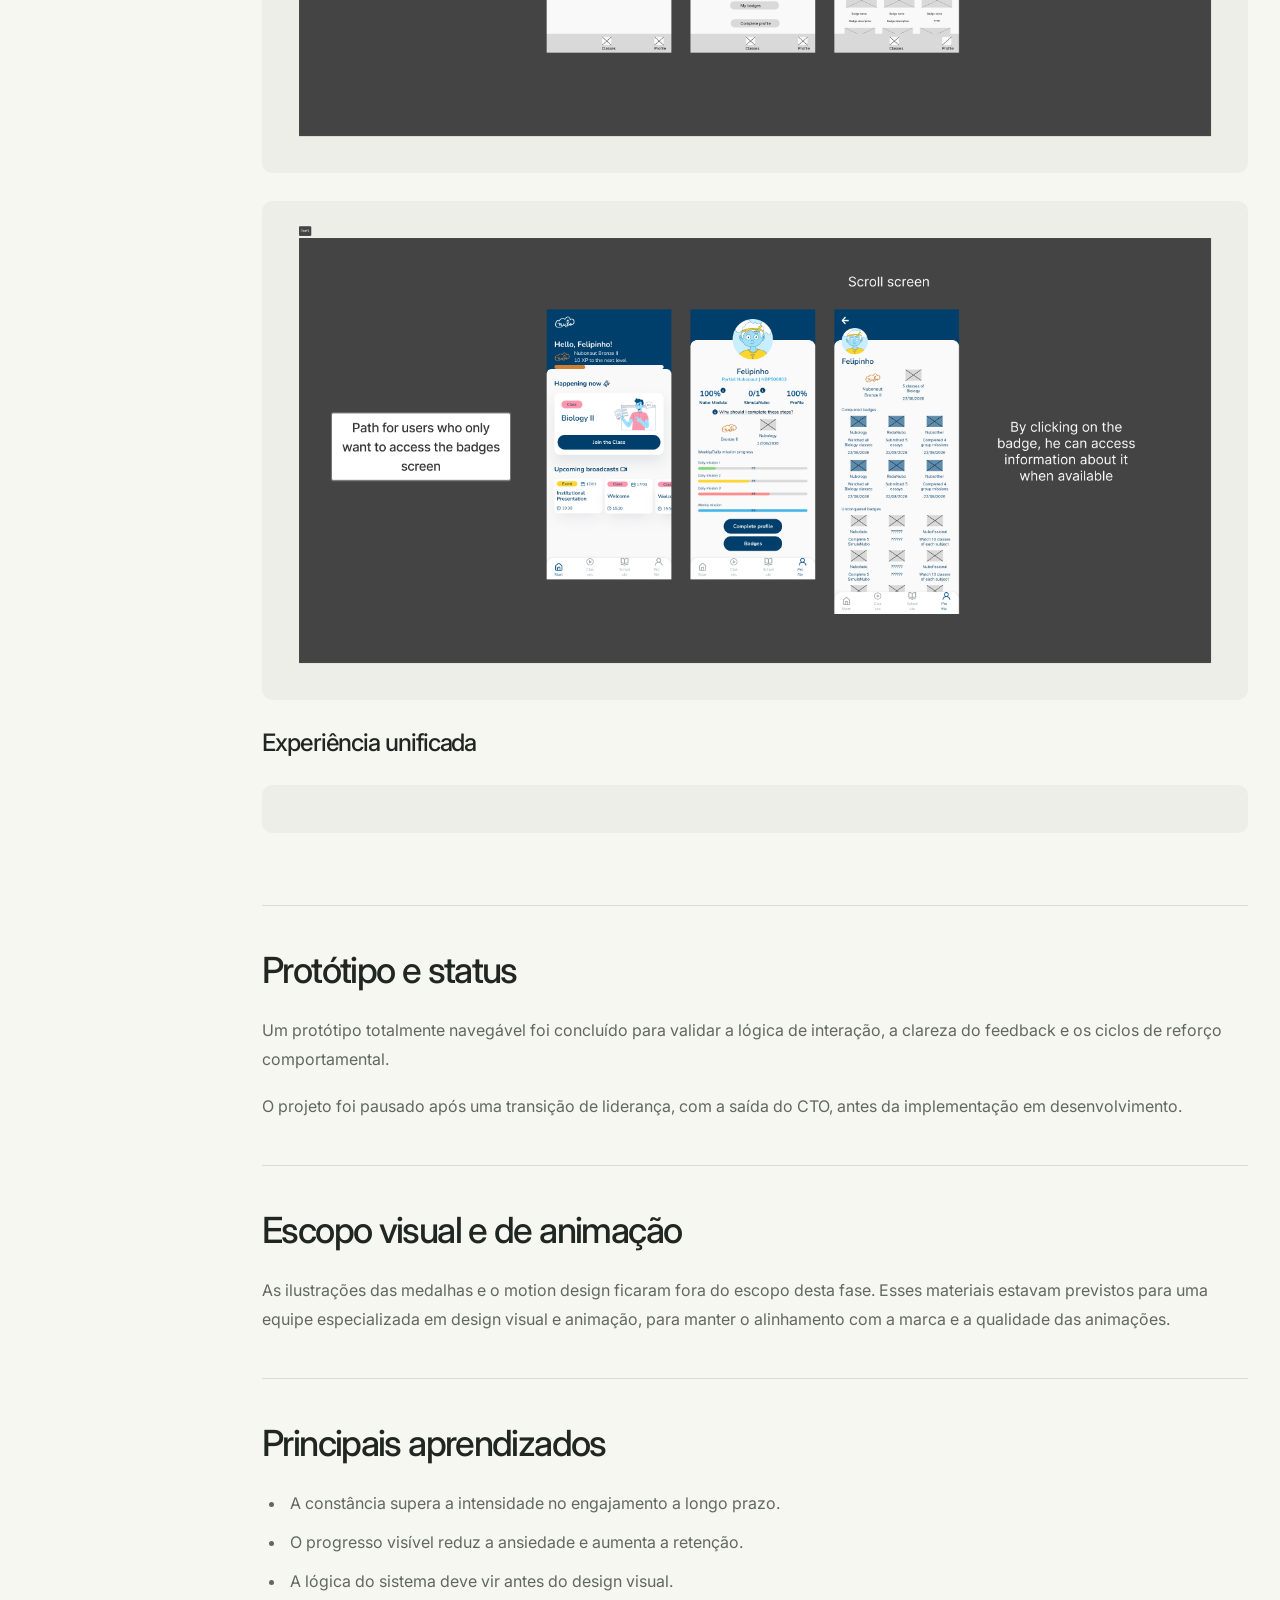
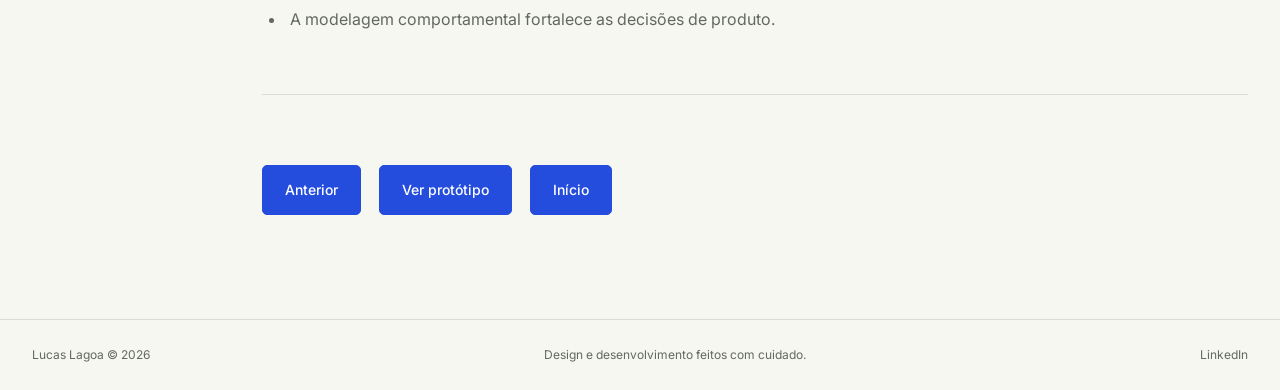
<file: pt-br/gamification.html>
<!DOCTYPE html>
<html lang="pt-BR" data-theme="light">
<head>
<base href="../">
<meta charset="UTF-8">
<meta name="viewport" content="width=device-width, initial-scale=1.0">
<title>Lucas Lagoa | Exploração de engajamento e gamificação</title>
<meta name="description" content="Exploração de UX sobre engajamento, retenção e gamificação na Nubo.">
<meta property="og:image" content="https://i.imgur.com/bOkpEdp.png">
<link rel="shortcut icon" href="assets/img/monogram.svg" type="image/svg+xml">
<link rel="stylesheet" href="https://cdn.jsdelivr.net/npm/bootstrap-icons@1.10.5/font/bootstrap-icons.css">
<link rel="stylesheet" href="assets/css/styles.css">
<!-- Google tag (gtag.js) -->
<script async src="https://www.googletagmanager.com/gtag/js?id=G-FYG88WPY8D">
</script>
<script>
    window.dataLayer = window.dataLayer || [];
    function gtag(){dataLayer.push(arguments);}
    gtag('js', new Date());
    gtag('config', 'G-FYG88WPY8D');
  </script>
</head>
<body class="case-page case3-page">
<a href="pt-br/gamification.html#main-content" class="skip-link">Pular para o conteúdo principal</a>
<header class="site-header">
<a class="brand" href="pt-br/index.html" aria-label="Lucas Lagoa — início">
<img src="assets/img/monogram.svg" alt="" width="38" height="38">
<span>Lucas Lagoa<span class="brand-role">Product Designer</span>
</span>
</a>
<nav aria-label="Navegação principal">
<a href="pt-br/index.html#projetos-ux">Projetos</a>
<a href="pt-br/index.html#sobre">Sobre</a>
<a href="pt-br/index.html#contato">Vamos conversar </a>
</nav>
<div class="language-switch" aria-label="Idioma"><a href="gamification.html" data-language="en" lang="en">EN</a><a href="pt-br/gamification.html" data-language="pt-BR" lang="pt-BR" aria-current="page">PT-BR</a></div><button type="button" id="toggleTheme" aria-label="Ativar tema escuro">◐</button>
</header>
<main id="main-content">
<div class="case-topline">
<a href="pt-br/index.html#projetos-ux">← Projetos selecionados</a>
<span>Nubo / Exploração</span>
</div>
<div class="case-layout">
<aside class="case-index">
<nav aria-label="Seções do case">
<p class="eyebrow">NESTE CASE</p>
<a href="pt-br/gamification.html#section-1">Contexto</a>
<a href="pt-br/gamification.html#section-2">Objetivo</a>
<a href="pt-br/gamification.html#section-3">Meu papel e escopo</a>
<a href="pt-br/gamification.html#section-4">Pesquisa comportamental</a>
<a href="pt-br/gamification.html#section-5">Principais insights</a>
<a href="pt-br/gamification.html#section-6">Arquitetura do sistema antes das telas</a>
<a href="pt-br/gamification.html#section-7">Fluxos de usuário</a>
<a href="pt-br/gamification.html#section-8">Evolução da interface</a>
<a href="pt-br/gamification.html#section-9">Protótipo e status</a>
<a href="pt-br/gamification.html#section-10">Escopo visual e de animação</a>
<a href="pt-br/gamification.html#section-11">Principais aprendizados</a>
</nav>
</aside>
<article class="case-content">
<!-- HERO -->
<section class="case-hero">
<p class="eyebrow">NUBO / CASE 03</p>
<h1>Design para a constância nos estudos</h1>
<p> Uma iniciativa de UX para entender o comportamento dos alunos e projetar um sistema escalável de engajamento que apoie a constância nos estudos a longo prazo. </p>
<div class="card card__single">
<img src="assets/Gamefication/Mainview.png" loading="lazy" alt="Visão geral do sistema de gamificação">
</div>
<div class="description__buttons">
<a href="https://www.figma.com/proto/ZeGi5EsvxrsYRGLbBGm15j/Gamefica%C3%A7%C3%A3o?page-id=90%3A270&amp;node-id=198-7450&amp;p=f&amp;viewport=964%2C-7028%2C0.18&amp;t=HkUE8OsLVyzevtdl-1&amp;scaling=min-zoom&amp;content-scaling=fixed&amp;starting-point-node-id=198%3A7450" target="_blank" rel="noopener noreferrer" class="btn btn--primary">
<span>Ver protótipo</span>
</a>
</div>
</section>
<!-- CONTEXT -->
<section id="section-1">
<h2>Contexto</h2>
<p> Os padrões de engajamento da Nubo revelaram uma tendência: os alunos demonstravam alta motivação na primeira semana, mas a constância nos estudos diminuía significativamente com o tempo. </p>
<p> Em vez de aumentar a pressão, a pergunta de produto passou a ser: como reforçar a disciplina e o progresso visível sem aumentar a carga cognitiva ou a ansiedade? </p>
<div class="card card__single">
<img src="assets/Gamefication/Charts of engagement/KPI_Engagement.png" loading="lazy" alt="Indicadores de engajamento">
</div>
<div class="card card__single">
<img src="assets/Gamefication/Charts of engagement/Classes_attended.png" loading="lazy" alt="Queda no engajamento dos alunos ao longo do tempo">
</div>
</section>
<!-- OBJECTIVE -->
<section id="section-2">
<h2>Objetivo</h2>
<ul class="card__list">
<li>Incentivar a constância a longo prazo, além de picos breves de motivação.</li>
<li>Tornar o progresso visível e emocionalmente gratificante.</li>
<li>Evitar mecânicas competitivas ou punitivas.</li>
<li>Projetar um sistema escalável de reforço comportamental.</li>
</ul>
</section>
<!-- MY ROLE -->
<section id="section-3">
<h2>Meu papel e escopo</h2>
<p> Conduzi a exploração de UX, incluindo a síntese da pesquisa comportamental, a arquitetura do sistema, os fluxos de usuário, a exploração das interfaces e a prototipação interativa. </p>
<p> Meu foco permaneceu na lógica de interação, na estrutura das recompensas e na modelagem escalável do sistema. </p>
</section>
<!-- RESEARCH -->
<section id="section-4">
<h2>Pesquisa comportamental</h2>
<p> Para entender padrões de disciplina e motivação, elaborei uma pesquisa estruturada em quatro fases de reflexão. O objetivo era descobrir insights comportamentais antes de propor uma solução. </p>
<div class="card card__single">
<img src="assets/Gamefication/Research/Behavioral.png" loading="lazy" alt="Estrutura da pesquisa em quatro fases">
</div>
<p> A pesquisa recebeu 12 respostas. Embora a amostra fosse limitada, surgiram padrões qualitativos consistentes que orientaram a exploração do sistema. </p>
</section>
<!-- INSIGHTS -->
<section id="section-5">
<h2>Principais insights</h2>
<ul class="card__list">
<li>O impulso inicial tem um peso emocional importante.</li>
<li>A constância importa mais do que a intensidade.</li>
<li>Os alunos têm dificuldade para perceber o progresso incremental.</li>
<li>O reconhecimento reforça hábitos positivos.</li>
<li>Sistemas punitivos aumentam a ansiedade e o desengajamento.</li>
</ul>
<div class="card card__single">
<img src="assets/Gamefication/Research/Insights.png" loading="lazy" alt="Síntese de insights e depoimentos anônimos">
</div>
</section>
<!-- SYSTEM LOGIC -->
<section id="section-6">
<h2>Arquitetura do sistema antes das telas</h2>
<p> Antes de desenhar as interfaces, mapeei a lógica de conquista das medalhas para garantir coerência estrutural e escalabilidade. </p>
<ul class="card__list">
<li>
<strong>Gatilho:</strong> Qual comportamento ativa o reconhecimento do progresso?</li>
<li>
<strong>Validação:</strong> Como o sistema confirma a constância?</li>
<li>
<strong>Feedback:</strong> Como a conquista é comunicada?</li>
<li>
<strong>Reforço:</strong> Como o reconhecimento sustenta o comportamento?</li>
</ul>
<div class="card card__single">
<img src="assets/Gamefication/Userflows/Gameficationflow.png" loading="lazy" alt="Fluxo da lógica de conquista de medalhas">
</div>
</section>
<!-- USER FLOWS -->
<section id="section-7">
<h2>Fluxos de usuário</h2>
<p> Exploramos três pontos de entrada contextuais para facilitar a descoberta do sistema de medalhas sem interromper os estudos. </p>
<div class="card">
<img src="assets/Gamefication/Userflows/Flow_live_class.png" loading="lazy" alt="Fluxo de entrada pelas aulas ao vivo">
<img src="assets/Gamefication/Userflows/Flow_recorded_class.png" loading="lazy" alt="Fluxo de entrada pelas aulas gravadas">
<img src="assets/Gamefication/Userflows/Access_badges_class.png" loading="lazy" alt="Fluxo de entrada pelo Perfil">
</div>
<div class="card card__single">
<img src="assets/Gamefication/Userflows/Fluxogram_complete.png" loading="lazy" alt="Fluxo unificado do sistema de medalhas">
</div>
</section>
<!-- DESIGN PROCESS -->
<section id="section-8">
<h2>Evolução da interface</h2>
<p> Cada fluxo de conquista de medalhas foi traduzido em explorações de interface, mantendo a consistência entre a lógica do sistema e a interação do usuário. </p>
<h3>Fluxo 1 — Acesso pela aula ao vivo</h3>
<div class="card card__single">
<img src="assets/Gamefication/Prototype/Live_class_mid.png" loading="lazy" alt="Fluxo de medalhas em média fidelidade">
</div>
<div class="card card__single">
<img src="assets/Gamefication/Prototype/Live_class_high.png" loading="lazy" alt="Fluxo de medalhas em alta fidelidade">
</div>
<h3>Fluxo 2 — Acesso pelas aulas gravadas</h3>
<div class="card card__single">
<img src="assets/Gamefication/Prototype/Recorded_classes_mid.png" loading="lazy" alt="Fluxo de medalhas em média fidelidade">
</div>
<div class="card card__single">
<img src="assets/Gamefication/Prototype/Recorded_classes_high.png" loading="lazy" alt="Fluxo de medalhas em alta fidelidade">
</div>
<h3>Fluxo 3 — Acesso pela aula</h3>
<div class="card card__single">
<img src="assets/Gamefication/Prototype/Profile_flow_mid.png" loading="lazy" alt="Fluxo de medalhas em média fidelidade">
</div>
<div class="card card__single">
<img src="assets/Gamefication/Prototype/Profile_flow_high.png" loading="lazy" alt="Fluxo de medalhas em alta fidelidade">
</div>
<h3>Experiência unificada</h3>
<div class="card card__single">
<img src="assets/Gamefication/Prototype/Complete_flow_high.png" loading="lazy" alt="Fluxo completo de medalhas em alta fidelidade">
</div>
</section>
<!-- PROTOTYPE -->
<section id="section-9">
<h2>Protótipo e status</h2>
<p> Um protótipo totalmente navegável foi concluído para validar a lógica de interação, a clareza do feedback e os ciclos de reforço comportamental. </p>
<p> O projeto foi pausado após uma transição de liderança, com a saída do CTO, antes da implementação em desenvolvimento. </p>
</section>
<!-- VISUAL SCOPE -->
<section id="section-10">
<h2>Escopo visual e de animação</h2>
<p> As ilustrações das medalhas e o motion design ficaram fora do escopo desta fase. Esses materiais estavam previstos para uma equipe especializada em design visual e animação, para manter o alinhamento com a marca e a qualidade das animações. </p>
</section>
<!-- LEARNINGS -->
<section id="section-11">
<h2>Principais aprendizados</h2>
<ul class="card__list">
<li>A constância supera a intensidade no engajamento a longo prazo.</li>
<li>O progresso visível reduz a ansiedade e aumenta a retenção.</li>
<li>A lógica do sistema deve vir antes do design visual.</li>
<li>A modelagem comportamental fortalece as decisões de produto.</li>
</ul>
</section>
<!-- CTA -->
<section>
<div class="description__buttons">
<a href="pt-br/appredesign.html" rel="noopener noreferrer" class="btn btn--primary">
<span>Anterior</span>
</a>
<a href="https://www.figma.com/proto/ZeGi5EsvxrsYRGLbBGm15j/Gamefica%C3%A7%C3%A3o?page-id=90%3A270&amp;node-id=198-7450&amp;p=f&amp;viewport=964%2C-7028%2C0.18&amp;t=HkUE8OsLVyzevtdl-1&amp;scaling=min-zoom&amp;content-scaling=fixed&amp;starting-point-node-id=198%3A7450" target="_blank" rel="noopener noreferrer" class="btn btn--primary">
<span>Ver protótipo</span>
</a>
<a href="pt-br/index.html" rel="noopener noreferrer" class="btn btn--primary">
<span>Início</span>
</a>
</div>
</section>
</article>
</div>
</main>
<footer class="site-footer">
<a href="pt-br/index.html">Lucas Lagoa © 2026</a>
<span>Design e desenvolvimento feitos com cuidado.</span>
<a href="https://www.linkedin.com/in/llplagoa" target="_blank" rel="noopener noreferrer">LinkedIn</a>
</footer>
<script src="assets/js/scripts.js">
</script>
<button type="button" class="back-to-top" id="backToTop" aria-label="Voltar ao topo">↑</button>
</body>
</html>
</file>
<file: assets/css/styles.css>
@import url('https://fonts.googleapis.com/css2?family=Inter:wght@400;500;600;700;800&display=swap');

:root {
  --bg:#f7f7f2;
  --surface:#eeeee8;
  --ink:#202720;
  --muted:#62685f;
  --line:#d9ddd3;
  --accent:#244ddd;
  --on-accent:#fff;
  --image:#e9edf7;
  --title-color:var(--ink);
  --secondary-border-color:var(--line)}

:root[data-theme=dark] {
  --bg:#171c1b;
  --surface:#232a28;
  --ink:#f2f4ec;
  --muted:#b0b9af;
  --line:#3c4540;
  --accent:#a9bcff;
  --on-accent:#171c1b;
  --image:#dce2ee}

* {
  box-sizing:border-box}
html {
  scroll-behavior:smooth;
  scroll-padding-top:110px}
body {
  margin:0;
  background:var(--bg);
  color:var(--ink);
  font-family:Inter,Arial,sans-serif;
  font-size:16px;
  line-height:1.7;
  -webkit-font-smoothing:antialiased}
a {
  color:inherit;
  text-decoration:none}
button {
  font:inherit}
img {
  max-width:100%;
  height:auto;
  display:block}
h1,h2,h3,h4,p,figure,dl {
  margin:0}
h1,h2,h3 {
  font-weight:500;
  line-height:1.12;
  letter-spacing:-.045em}
h1 {
  font-size:clamp(42px,6.8vw,94px)}
h2 {
  font-size:clamp(32px,4vw,52px)}
h3 {
  font-size:28px}
p {
  color:var(--muted)}
p+p {
  margin-top:18px}
a:focus-visible,button:focus-visible {
  outline:3px solid var(--accent);
  outline-offset:6px}
a:hover {
  color:var(--accent)}
::selection {
  background:var(--accent);
  color:var(--on-accent)}
.skip-link {
  position:fixed;
  top:-100px;
  left:20px;
  z-index:100;
  background:var(--ink);
  color:var(--bg);
  padding:12px}
.skip-link:focus {
  top:10px}
.site-header {
  max-width:1440px;
  margin:auto;
  padding:22px 5%;
  display:flex;
  align-items:center;
  gap:28px;
  border-bottom:1px solid var(--line);
  background:var(--bg);
  position:sticky;
  top:0;
  z-index:10}
.brand {
  display:flex;
  align-items:center;
  gap:12px;
  font-weight:600;
  line-height:1.4;
  letter-spacing:-.03em}
.brand-role {
  display:block;
  font-size:11px;
  letter-spacing:.03em;
  color:var(--muted);
  font-weight:400}
.site-header nav {
  margin-left:auto;
  display:flex;
  gap:34px;
  font-size:14px}
.site-header button {
  background:none;
  border:1px solid var(--line);
  border-radius:50%;
  height:38px;
  width:38px;
  cursor:pointer;
  color:var(--ink)}
main {
  max-width:1280px;
  margin:auto;
  padding:0 32px}
.eyebrow {
  text-transform:uppercase;
  letter-spacing:.12em;
  font-size:11px;
  font-weight:600;
  color:var(--muted)}
.hero {
  padding:60px 0 0}
.hero-meta,.hero-foot,.hero-bottom,.section-heading,.work-heading,.work-caption,.contact-bottom,.site-footer,.case-topline {
  display:flex;
  justify-content:space-between;
  gap:32px}
.hero-meta {
  font-size:12px;
  color:var(--muted);
  align-items:center}
.hero h1 {
  margin:50px 0 32px;
  max-width:1100px}
.hero h1 span {
  color:var(--accent)}
.hero-bottom {
  align-items:end}
.hero-bottom p {
  max-width:530px;
  font-size:19px;
  line-height:1.6}
.btn {
  display:inline-flex;
  align-items:center;
  justify-content:center;
  gap:30px;
  border:1px solid var(--line);
  padding:14px 22px;
  border-radius:5px;
  font-size:14px;
  font-weight:500;
  line-height:1.4}
.btn--primary {
  background:var(--accent);
  color:var(--on-accent);
  border-color:var(--accent)}
.btn--primary:hover {
  color:var(--on-accent);
  filter:brightness(.9)}
.hero-foot {
  margin-top:60px;
  padding:22px 0;
  border-top:1px solid var(--line);
  font-size:12px;
  color:var(--muted)}
.selected-work {
  padding:90px 0 0}
.section-heading {
  align-items:end;
  margin-bottom:50px}
.section-heading h2 {
  margin-top:16px}
.section-heading>p {
  max-width:290px}
.work-item {
  margin-bottom:80px}
.work-heading {
  margin-bottom:14px;
  align-items:center}
.status {
  border:1px solid var(--line);
  padding:3px 12px;
  border-radius:20px;
  font-size:11px;
  color:var(--muted)}
.work-image {
  display:flex;
  align-items:center;
  justify-content:center;
  background:var(--image);
  border-radius:12px;
  overflow:hidden;
  padding:36px;
  min-height:300px}
.work-image img {
  width:100%;
  max-height:620px;
  object-fit:contain;
  transition:transform .35s}
.work-image:hover img {
  transform:scale(1.025)}
.image-02 {
  background:#e7e4f2}
.image-03 {
  background:#e2eddf}
.work-caption {
  padding-top:26px}
.work-caption>div {
  flex:1;
  min-width:0}
.work-caption>div+div {
  max-width:440px}
.work-caption h3 {
  margin:10px 0}
.work-caption h3 a {
  display:flex;
  justify-content:space-between;
  gap:20px}
.work-caption h3 span {
  color:var(--accent)}
.work-tagline {
  font-size:14px}
.text-link {
  display:inline-block;
  border-bottom:1px solid currentColor;
  margin-top:18px;
  font-size:14px;
  font-weight:500}
.in-context {
  padding:50px;
  background:var(--surface);
  border-radius:12px;
  display:grid;
  grid-template-columns:1fr 1.3fr;
  gap:50px;
  align-items:center;
  margin-bottom:110px}
.in-context h2 {
  font-size:34px;
  margin:18px 0}
.video-wrap {
  aspect-ratio:16/9}
.video-wrap iframe {
  width:100%;
  height:100%;
  border:0;
  border-radius:8px}
.about-section {
  display:grid;
  grid-template-columns:1fr 1.7fr;
  gap:90px;
  padding:0 0 100px}
.portrait img {
  width:100%;
  border-radius:12px;
  background:var(--surface)}
.portrait p {
  font-size:12px;
  margin-top:20px}
.about-section h2 {
  margin:20px 0 28px}
.description__buttons {
  display:flex;
  flex-wrap:wrap;
  align-items:center;
  gap:18px;
  margin-top:26px}
.description__buttons .text-link {
  margin-top:0}
.about-facts {
  display:grid;
  grid-template-columns:1fr 1fr;
  gap:28px;
  margin-top:40px;
  padding-top:30px;
  border-top:1px solid var(--line)}
dt {
  font-size:11px;
  text-transform:uppercase;
  letter-spacing:.1em;
  color:var(--muted);
  margin-bottom:8px}
dd {
  margin:0;
  font-size:14px}
.contact-section {
  border-top:1px solid var(--line);
  padding:65px 0 80px}
.contact-section h2 {
  font-size:clamp(48px,7vw,88px);
  margin:25px 0 35px}
.contact-bottom {
  align-items:end}
.contact-bottom p {
  max-width:370px}
.contact-bottom>a {
  font-size:clamp(18px,2.6vw,32px);
  border-bottom:1px solid var(--ink)}
.site-footer {
  max-width:1280px;
  margin:auto;
  padding:25px 32px;
  border-top:1px solid var(--line);
  font-size:12px;
  color:var(--muted)}
.case-topline {
  padding:30px 0;
  font-size:12px;
  color:var(--muted)}
.case-layout {
  display:grid;
  grid-template-columns:180px minmax(0,1fr);
  gap:50px}
.case-index nav {
  position:sticky;
  top:120px;
  max-height:calc(100vh - 145px);
  overflow:auto;
  padding-right:12px}
.case-index .eyebrow {
  margin:8px 0 20px}
.case-index a {
  display:block;
  color:var(--muted);
  font-size:12px;
  line-height:1.5;
  padding:8px 0;
  border-bottom:1px solid var(--line)}
.case-index a:hover {
  color:var(--accent)}
.case-content {
  min-width:0;
  padding-bottom:60px}
.case-content section {
  padding:44px 0;
  border-top:1px solid var(--line)}
.case-content .case-hero {
  border:0;
  padding:10px 0 50px}
.case-content h1 {
  font-size:clamp(38px,4.8vw,66px);
  margin:18px 0 24px}
.case-content h2 {
  font-size:36px;
  margin-bottom:26px}
.case-content h3 {
  font-size:24px;
  margin:30px 0 16px}
.case-content h4 {
  margin:24px 0 12px}
.case-content p,.case-content li {
  font-size:16px;
  line-height:1.8}
.case-content strong {
  color:var(--ink);
  font-weight:600}
.case-content ul,.case-content ol {
  padding-left:24px}
.case-content li {
  padding-left:4px;
  color:var(--muted);
  margin:10px 0}
.case-content .card {
  display:flex;
  flex-wrap:wrap;
  justify-content:center;
  align-items:start;
  gap:20px;
  margin:28px 0;
  padding:24px;
  background:var(--surface);
  border-radius:10px}
.case-content .card>img {
  flex:1 1 200px;
  min-width:0;
  max-width:31%;
  object-fit:contain;
  align-self:center}
.case-content .card__single {
  display:block}
.case-content .card__single>img {
  width:100%;
  max-width:100%;
  margin:auto}
.case-content .case-hero .card {
  padding:20px;
  background:var(--image)}
.case-content .case-hero .card>img {
  width:100%;
  max-width:100%;
  max-height:none}
.case2-summary,.case-summary__list {
  display:grid;
  grid-template-columns:repeat(3,minmax(0,1fr));
  gap:24px;
  margin:24px 0;
  padding:24px;
  background:var(--surface);
  border-radius:8px}
.case-content .case-summary__list {
  padding:24px;
  list-style:none}
.case-summary__list li {
  margin:0;
  padding:0}
.case-summary__value {
  display:block;
  color:var(--accent);
  font-size:28px;
  letter-spacing:-.04em;
  font-weight:600}
.case-summary__label {
  display:block;
  font-size:12px;
  line-height:1.5}
.case-summary__eyebrow {
  font-size:11px;
  text-transform:uppercase;
  letter-spacing:.1em}
.case-content .case2-phone>img {
  max-width:340px}
.case-content .case2-redirect>img {
  max-width:640px}
.case-content figure {
  margin:28px 0}
.case-content figcaption {
  font-size:13px;
  color:var(--muted);
  margin-top:14px}
.case2-evidence-note {
  border-left:3px solid var(--accent);
  padding:16px 22px;
  background:var(--surface)}
.back-to-top {
  position:fixed;
  bottom:24px;
  right:24px;
  background:var(--accent);
  color:var(--on-accent);
  border:0;
  border-radius:50%;
  width:44px;
  height:44px;
  cursor:pointer;
  display:none}
.back-to-top.visible {
  display:block}
.error-page {
  min-height:75vh;
  display:flex;
  flex-direction:column;
  justify-content:center;
  align-items:start;
  gap:25px}

@media(min-width:1500px) {
  .site-header {
  max-width:1280px;
  padding-left:32px;
  padding-right:32px}
}

@media(max-width:1000px) {
  .case-layout {
  grid-template-columns:minmax(0,1fr)}
.case-index nav {
  position:static;
  max-height:none;
  display:flex;
  gap:18px;
  overflow-x:auto;
  padding:8px 0 16px}
.case-index a {
  white-space:nowrap;
  border:0}
.case-index .eyebrow {
  display:none}
.case-layout {
  gap:15px}
.about-section {
  gap:45px}
.in-context {
  padding:32px;
  gap:30px}
.case-content .case-hero {
  padding-top:0}
}

@media(max-width:650px) {
  html {
  scroll-padding-top:95px}
.site-header {
  padding:16px 20px;
  gap:12px}
.brand-role {
  display:none}
.brand {
  font-size:13px;
  gap:8px}
.brand img {
  width:30px;
  height:30px}
.site-header nav {
  gap:16px;
  font-size:12px}
.site-header nav a:last-child {
  font-size:0}
.site-header nav a:last-child span {
  font-size:20px}
.site-header button {
  width:32px;
  height:32px;
  flex-shrink:0}
main {
  padding:0 20px}
.hero {
  padding-top:35px}
.hero-meta {
  align-items:start;
  flex-direction:column;
  gap:8px}
.hero h1 {
  margin-top:34px;
  font-size:clamp(39px,9.5vw,60px)}
.hero-bottom,.section-heading,.work-caption,.contact-bottom {
  flex-direction:column;
  align-items:start;
  gap:22px}
.hero-bottom p {
  font-size:17px}
.hero-foot {
  font-size:10px;
  gap:20px;
  margin-top:38px}
.hero-foot span {
  flex:1}
.selected-work {
  padding-top:55px}
.section-heading {
  margin-bottom:35px}
.work-item {
  margin-bottom:55px}
.work-image {
  padding:14px;
  min-height:0;
  border-radius:8px}
.work-caption {
  gap:14px;
  padding-top:20px}
.work-caption h3 {
  font-size:25px}
.work-caption .eyebrow {
  font-size:9px}
.in-context {
  grid-template-columns:1fr;
  padding:24px;
  margin-bottom:60px}
.about-section {
  grid-template-columns:1fr;
  gap:35px;
  padding-bottom:55px}
.portrait {
  max-width:260px}
.about-facts {
  gap:24px 14px}
.contact-section {
  padding:45px 0}
.site-footer {
  padding:22px 20px;
  gap:14px;
  flex-wrap:wrap}
.site-footer span {
  display:none}
.case-topline {
  gap:15px}
.case-content h2 {
  font-size:29px}
.case-content section {
  padding:32px 0}
.case-content .card {
  padding:12px;
  gap:14px}
.case-content .card>img {
  max-width:100%;
  flex-basis:100%}
.case-content .case2-screen-grid>img {
  max-width:280px}
.case2-summary,.case-summary__list {
  grid-template-columns:1fr}
.case-content .case-hero .card {
  padding:10px}
.case-summary__list {
  gap:20px}
.back-to-top {
  bottom:14px;
  right:14px}
.eyebrow {
  font-size:10px}
}

@media(prefers-reduced-motion:reduce) {
  html {
  scroll-behavior:auto}
*,*::before,*::after {
  transition:none!important;
  animation:none!important}
}


@media (max-width: 380px) {
  .site-header nav { gap: 10px; }
  .site-header { gap: 8px; padding-inline: 16px; }
}
/* Case evidence can be inspected without leaving the reading position. */
.case-content img[role="button"] { cursor: zoom-in; }
.case-content img[role="button"]:focus-visible { outline: 3px solid var(--accent); outline-offset: 6px; }
.image-viewer { width: 96vw; max-width: none; height: 94dvh; max-height: 94dvh; padding: 18px; border: 1px solid var(--line); border-radius: 12px; background: var(--bg); color: var(--ink); }
.image-viewer::backdrop { background: rgb(0 0 0 / 80%); }
.image-viewer[open] { display: grid; grid-template-rows: auto minmax(0, 1fr) auto; gap: 12px; }
.viewer-toolbar { display: flex; justify-content: flex-end; gap: 12px; }
.viewer-toolbar button { background: var(--surface); color: var(--ink); padding: 8px 16px; border: 1px solid var(--line); border-radius: 5px; cursor: pointer; }
.viewer-stage { overflow: auto; display: flex; align-items: center; justify-content: center; background: #fff; border-radius: 6px; }
.viewer-stage img { width: 100%; height: 100%; object-fit: contain; }
.image-viewer.is-zoomed .viewer-stage { display: block; cursor: grab; touch-action: none; overscroll-behavior: contain; }
.image-viewer.is-zoomed .viewer-stage img { max-width: none; margin: auto; user-select: none; -webkit-user-select: none; }
.image-viewer.is-zoomed .viewer-stage.is-dragging { cursor: grabbing; }
.viewer-stage:focus-visible { outline: 3px solid var(--accent); outline-offset: -3px; }
.viewer-caption { font-size: 12px; text-align: center; }
@media (max-width: 650px) { .site-header nav a:last-child { font-size: 12px; } .site-header { gap: 10px; } .site-header nav { gap: 12px; } .image-viewer { padding: 10px; } }
@media (max-width: 380px) { .brand>span { display: none; } }
.language-switch { display: flex; gap: 8px; align-items: center; font-size: 11px; white-space: nowrap; }
.language-switch a { color: var(--muted); padding: 6px 2px; }
.language-switch [aria-current="page"] { color: var(--ink); border-bottom: 2px solid var(--accent); font-weight: 700; }
@media (max-width: 800px) { .site-header { flex-wrap: wrap; gap: 10px 16px; } .site-header nav { order: 4; width: 100%; justify-content: center; gap: 30px; margin: 0; } .language-switch { margin-left: auto; } .case-index nav { top: 145px; } html { scroll-padding-top: 145px; } }
</file>
